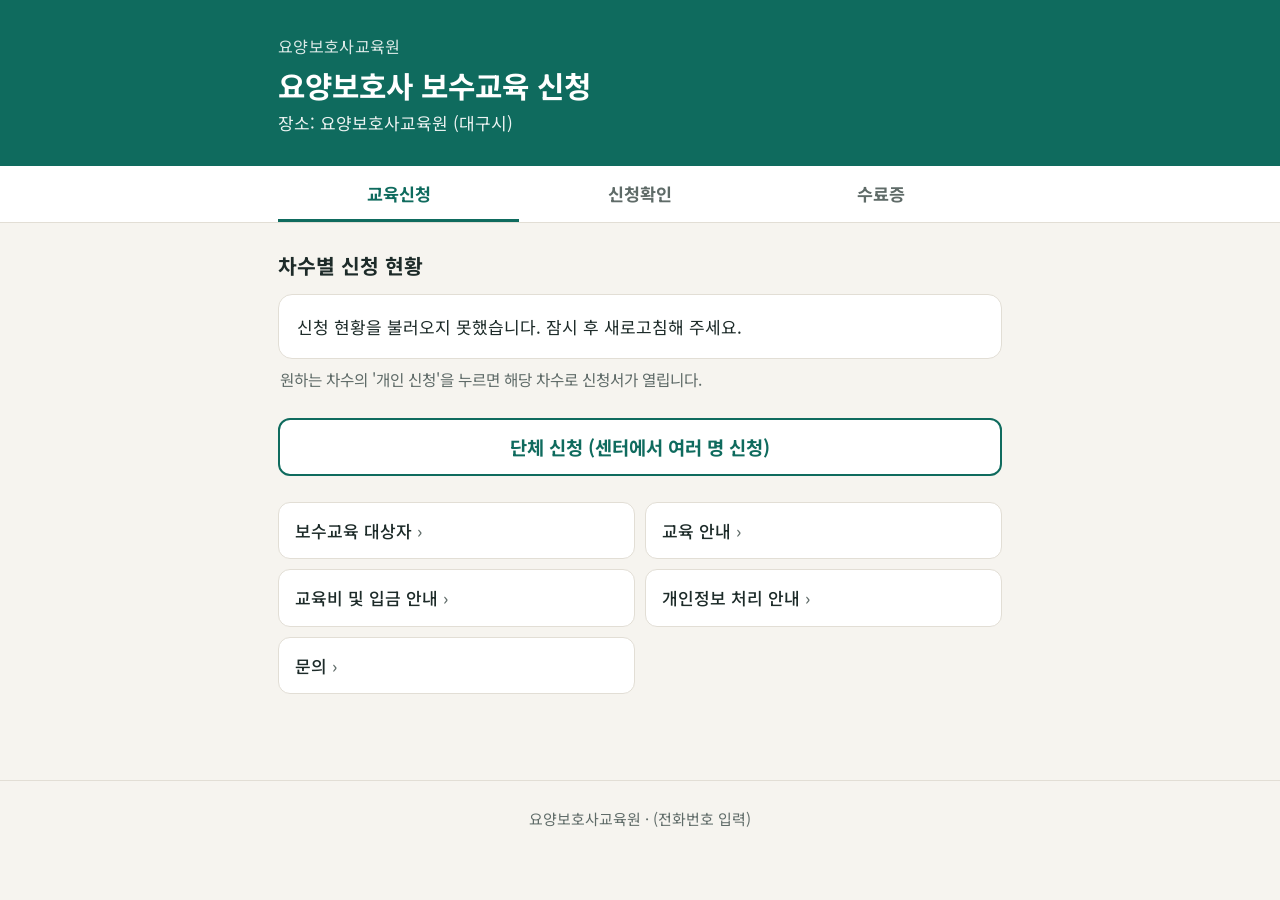
<file: index.html>
<!DOCTYPE html>
<html lang="ko">
<head>
<meta charset="utf-8">
<meta name="viewport" content="width=device-width, initial-scale=1">
<title>요양보호사 보수교육 신청</title>
<link rel="preconnect" href="https://fonts.googleapis.com">
<link rel="stylesheet" href="https://fonts.googleapis.com/css2?family=Noto+Sans+KR:wght@400;500;700&display=swap">
<link rel="stylesheet" href="assets/style.css?v=2611241535">
</head>
<body>
<header class="top">
  <div class="wrap">
    <div class="org" data-site="name"></div>
    <h1>요양보호사 보수교육 신청</h1>
    <div class="place">장소: <span data-site="name"></span> (<span data-site="city"></span>)</div>
  </div>
</header>

<main class="wrap">
  <section>
    <h2>차수별 신청 현황</h2>
    <div class="course-list" id="courses"><div class="card">신청 현황을 불러오는 중입니다...</div></div>
    <p class="note">원하는 차수의 '개인 신청'을 누르면 해당 차수로 신청서가 열립니다.</p>
  </section>

  <section>
    <a class="btn big line" href="group.html">단체 신청 (센터에서 여러 명 신청)</a>
  </section>

  <section>
    <div class="links">
      <a href="target.html">보수교육 대상자</a>
      <a href="guide.html">교육 안내</a>
      <a href="fee.html">교육비 및 입금 안내</a>
      <a href="privacy.html">개인정보 처리 안내</a>
      <a href="contact.html">문의</a>
    </div>
  </section>
</main>

<footer><span data-site="name"></span> · <span data-site="phone"></span></footer>

<script src="assets/config.js?v=2611241535"></script>
<script src="assets/common.js?v=2611241535"></script>
<script>
// 차수별 현황 그리기
BOSU.loadCourses().then(function (res) {
  var box = document.getElementById('courses');
  var list = res.courses.filter(function (c) { return c.status !== '교육종료'; });
  if (!list.length) { box.innerHTML = '<div class="card">현재 모집 중인 차수가 없습니다.</div>'; return; }
  box.innerHTML = list.map(function (c) {
    var pct = c.capacity ? Math.min(100, Math.round(c.applied / c.capacity * 100)) : 0;
    var open = c.status === '모집중';
    // 날짜와 버튼 사이 상태 표시: 신청중 / 마감 (정원마감, 신청마감 모두 '마감')
    var badge = open ? '<span class="badge open">신청중</span>' : '<span class="badge full">마감</span>';
    var act = open
      ? '<a class="btn" href="apply.html?c=' + encodeURIComponent(c.id) + '">개인 신청</a>'
      : '<button class="btn" type="button" disabled title="' + BOSU.esc(c.status) + '">신청 불가</button>';
    return '<div class="course' + (open ? '' : ' closed') + '">' +
      '<div class="ttl">' + BOSU.esc(c.name) + '<span class="date">' + BOSU.krDate(c.date) + '</span></div>' +
      '<div class="st">' + badge + '</div>' +
      '<div class="act">' + act + '</div>' +
      '<div class="meta"><span>신청 ' + c.applied + ' / ' + c.capacity + '명' + (open ? '' : ' · ' + BOSU.esc(c.status)) + '</span>' +
      '<span class="bar"><i style="width:' + pct + '%"></i></span></div>' +
      '</div>';
  }).join('');
}).catch(function () {
  document.getElementById('courses').innerHTML =
    '<div class="card">신청 현황을 불러오지 못했습니다. 잠시 후 새로고침해 주세요.</div>';
});
</script>
</body>
</html>
</file>
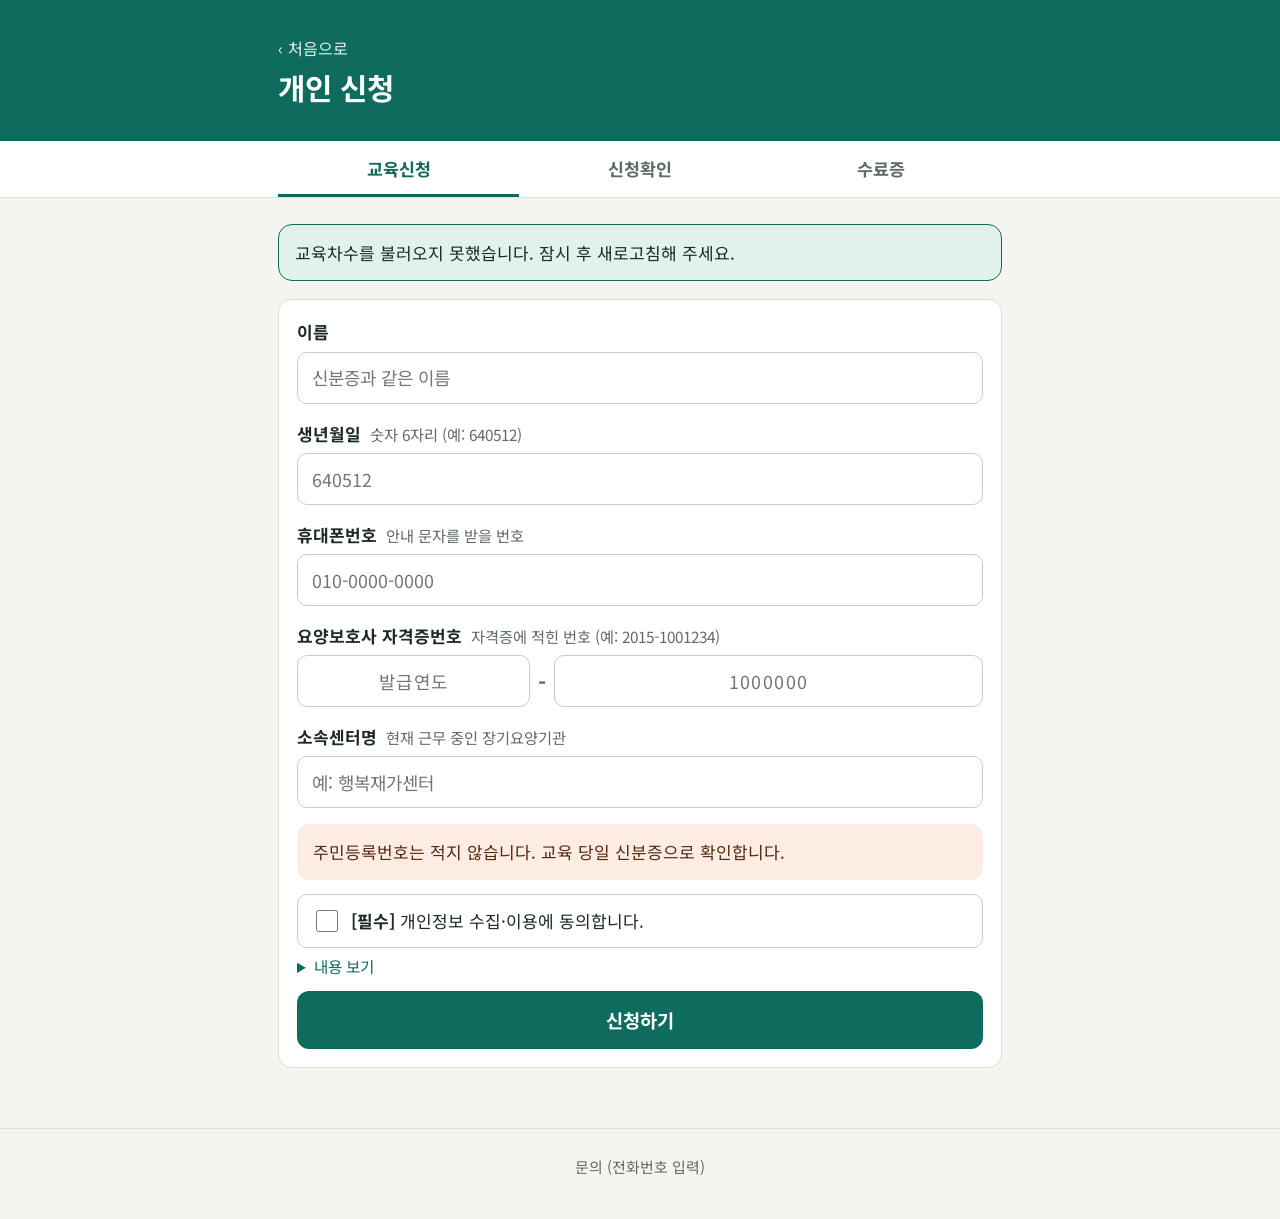
<file: apply.html>
<!DOCTYPE html>
<html lang="ko">
<head>
<meta charset="utf-8">
<meta name="viewport" content="width=device-width, initial-scale=1">
<title>개인 신청 - 요양보호사 보수교육</title>
<link rel="preconnect" href="https://fonts.googleapis.com">
<link rel="stylesheet" href="https://fonts.googleapis.com/css2?family=Noto+Sans+KR:wght@400;500;700&display=swap">
<link rel="stylesheet" href="assets/style.css?v=2611241535">
</head>
<body>
<header class="top">
  <div class="wrap">
    <a class="back" href="index.html">&lsaquo; 처음으로</a>
    <h1>개인 신청</h1>
  </div>
</header>

<main class="wrap">
  <div id="formArea">
    <div id="picked" class="picked">교육차수를 불러오는 중입니다...</div>

    <form id="f" class="card" novalidate>
      <!-- 자동 제출 방지용 숨김 칸 (사람에게는 보이지 않음) -->
      <div class="hp"><label>웹사이트<input type="text" name="website" tabindex="-1" autocomplete="off"></label></div>

      <div class="field" id="courseField" style="display:none">
        <label for="courseId">교육차수</label>
        <select id="courseId"></select>
      </div>

      <div class="field">
        <label for="name">이름</label>
        <input type="text" id="name" autocomplete="name" placeholder="신분증과 같은 이름">
        <div class="err">이름을 입력해 주세요.</div>
      </div>
      <div class="field">
        <label for="birth">생년월일 <span class="hint">숫자 6자리 (예: 640512)</span></label>
        <input type="tel" id="birth" inputmode="numeric" maxlength="6" placeholder="640512">
        <div class="err">생년월일은 숫자 6자리로 입력해 주세요.</div>
      </div>
      <div class="field">
        <label for="phone">휴대폰번호 <span class="hint">안내 문자를 받을 번호</span></label>
        <input type="tel" id="phone" inputmode="numeric" autocomplete="tel" placeholder="010-0000-0000">
        <div class="err">휴대폰번호를 다시 확인해 주세요.</div>
      </div>
      <div class="field">
        <label for="licYear">요양보호사 자격증번호 <span class="hint">자격증에 적힌 번호 (예: 2015-1001234)</span></label>
        <div class="lic">
          <input type="tel" id="licYear" class="y" inputmode="numeric" maxlength="4" placeholder="발급연도" aria-label="자격증번호 앞 4자리(발급연도)">
          <span>-</span>
          <input type="tel" id="licNo" class="n" inputmode="numeric" maxlength="7" placeholder="1000000" aria-label="자격증번호 뒤 7자리">
        </div>
        <div class="err" id="licErr"></div>
      </div>
      <div class="field">
        <label for="center">소속센터명 <span class="hint">현재 근무 중인 장기요양기관</span></label>
        <input type="text" id="center" placeholder="예: 행복재가센터">
        <div class="err">소속센터명을 입력해 주세요.</div>
      </div>

      <div class="box warn">주민등록번호는 적지 않습니다. 교육 당일 신분증으로 확인합니다.</div>

      <label class="check"><input type="checkbox" id="agreeCollect"><span><b>[필수]</b> 개인정보 수집·이용에 동의합니다.</span></label>
      <details>
        <summary>내용 보기</summary>
        <table>
          <tr><th>목적</th><td>수강 신청 접수, 입금 확인, 안내 문자 발송, 수료 처리 및 국민건강보험공단 이수 보고</td></tr>
          <tr><th>항목</th><td>이름, 생년월일(6자리), 휴대폰번호, 요양보호사 자격증번호, 소속센터명</td></tr>
          <tr><th>보유 기간</th><td><span data-site="retention"></span> 보관 후 파기</td></tr>
          <tr><th>보관 위치</th><td>교육원 구글 시트 (Google LLC, 해외 서버 포함). 자세한 내용은 개인정보 처리 안내 참고</td></tr>
          <tr><th>거부 권리</th><td>동의를 거부할 수 있으나, 거부 시 온라인 신청이 불가합니다.</td></tr>
        </table>
      </details>

      <div class="err" id="formErr" style="margin-bottom:10px"></div>
      <button class="btn big" type="submit" id="sendBtn">신청하기</button>
    </form>
  </div>

  <div id="doneArea" class="card done-card" style="display:none"></div>
</main>

<footer>문의 <span data-site="phone"></span></footer>

<script src="assets/config.js?v=2611241535"></script>
<script src="assets/common.js?v=2611241535"></script>
<script>
(function () {
  var openedAt = Date.now();
  var courses = [];
  var chosen = null;
  var $ = function (id) { return document.getElementById(id); };

  // 차수 표시
  function showPicked() {
    var p = $('picked');
    if (!chosen) { p.innerHTML = '신청할 교육차수를 아래에서 선택해 주세요.'; return; }
    p.innerHTML = '<div class="sub">신청 차수</div><b>' + BOSU.esc(chosen.name) + ' · ' + BOSU.krDate(chosen.date) + '</b>' +
      '<div class="sub">' + BOSU.esc(chosen.time) + ' · ' + BOSU.esc(chosen.place) + ' · 잔여 ' + chosen.remain + '석</div>' +
      '<div class="sub" style="margin-top:6px"><a href="index.html">다른 차수 선택</a></div>';
  }

  BOSU.loadCourses().then(function (res) {
    courses = res.courses.filter(function (c) { return c.status === '모집중'; });
    var want = BOSU.param('c');
    chosen = courses.filter(function (c) { return c.id === want; })[0] || null;
    if (!chosen) {
      // 차수가 없거나 마감이면 선택 칸을 보여 줌
      var sel = $('courseId');
      sel.innerHTML = '<option value="">차수를 선택해 주세요</option>' + courses.map(function (c) {
        return '<option value="' + BOSU.esc(c.id) + '">' + BOSU.esc(c.name) + ' ' + BOSU.krDate(c.date) + ' (잔여 ' + c.remain + '석)</option>';
      }).join('');
      $('courseField').style.display = '';
      sel.onchange = function () {
        chosen = courses.filter(function (c) { return c.id === sel.value; })[0] || null;
        showPicked();
      };
      if (want) $('picked').innerHTML = '선택하신 차수는 마감되었습니다. 다른 차수를 선택해 주세요.';
      else showPicked();
      if (!courses.length) $('picked').innerHTML = '현재 신청 가능한 차수가 없습니다.';
    } else {
      showPicked();
    }
  }).catch(function () {
    $('picked').innerHTML = '교육차수를 불러오지 못했습니다. 잠시 후 새로고침해 주세요.';
  });

  $('birth').addEventListener('input', function () {
    this.value = this.value.replace(/\D/g, '').slice(0, 6);
  });
  // 휴대폰 번호 자동 하이픈
  $('phone').addEventListener('input', function () {
    var d = this.value.replace(/\D/g, '').slice(0, 11);
    this.value = d.length > 7 ? d.slice(0, 3) + '-' + d.slice(3, 7) + '-' + d.slice(7)
               : d.length > 3 ? d.slice(0, 3) + '-' + d.slice(3) : d;
  });

  // 생년월일 칸을 벗어나면 바로 검사
  $('birth').addEventListener('blur', function () {
    var el = this;
    setTimeout(function () {
      if (!el.value) return;
      var be = BOSU.birthError(el.value);
      el.parentNode.querySelector('.err').textContent = be;
      mark('birth', !!be);
    }, 250);
  });

  // 자격증번호 입력 도우미
  BOSU.bindLicense($('licYear'), $('licNo'));
  function showLic(lc) {
    var bad = lc.level === 'error';
    $('licYear').classList.toggle('bad', bad);
    $('licNo').classList.toggle('bad', bad);
    $('licErr').textContent = bad ? lc.msg : '';
    $('licErr').classList.toggle('on', bad);
  }
  // 칸을 벗어날 때의 안내문은 잠시 뒤 표시 (버튼을 누르는 도중 화면이 밀려 클릭이 빗나가지 않도록)
  $('licNo').addEventListener('blur', function () {
    var el = this;
    setTimeout(function () {
      if (el.value.length === 7) showLic(BOSU.licenseCheck($('licYear').value, el.value));
    }, 250);
  });
  var licConfirmed = '';   // '확인'을 누른 번호 (같은 번호는 다시 묻지 않음)

  // 칸 검사
  function mark(id, bad) {
    var el = $(id);
    el.classList.toggle('bad', bad);
    var e = el.parentNode.querySelector('.err');
    if (e) e.classList.toggle('on', bad);
    return bad;
  }

  $('f').addEventListener('submit', function (ev) {
    ev.preventDefault();
    var fe = $('formErr');
    fe.classList.remove('on');
    var bad = false;
    bad = mark('name', !$('name').value.trim()) || bad;
    var be = BOSU.birthError($('birth').value);
    $('birth').parentNode.querySelector('.err').textContent = be || '';
    bad = mark('birth', !!be) || bad;
    bad = mark('phone', !/^01\d{8,9}$/.test($('phone').value.replace(/\D/g, ''))) || bad;
    var lc = BOSU.licenseCheck($('licYear').value, $('licNo').value);
    showLic(lc);
    if (lc.level === 'error') bad = true;
    bad = mark('center', !$('center').value.trim()) || bad;
    var msg = '';
    if (!chosen) msg = '교육차수를 선택해 주세요.';
    else if (bad) msg = '빨간색으로 표시된 칸을 확인해 주세요.';
    else if (!$('agreeCollect').checked) msg = '필수 동의 항목에 체크해 주세요.';
    if (msg) {
      fe.textContent = msg; fe.classList.add('on');
      // 뒷자리가 10으로 시작하지 않는 경우 등은 경고창으로 한 번 더 알림
      if (lc.level === 'error' && $('licYear').value && $('licNo').value) {
        BOSU.modal('자격증 번호를 다시 확인해 주세요', BOSU.esc(lc.msg), [{ label: '다시 입력', value: 1 }])
          .then(function () { $('licNo').focus(); $('licNo').select(); });
      }
      return;
    }

    var licStr = $('licYear').value + '-' + $('licNo').value;
    // 10 다음이 0이 아닌 경우(101~109로 시작) 맞는지 확인
    if (lc.level === 'confirm' && licConfirmed !== licStr) {
      BOSU.modal('자격증번호 확인', '<div>입력하신 자격증번호가 맞습니까?</div><div class="lic-show">' + BOSU.esc(licStr) + '</div><div class="note">대부분의 번호는 뒷자리가 100으로 시작합니다.</div>',
        [{ label: '재입력', value: 'retry', line: true }, { label: '확인', value: 'ok' }])
        .then(function (v) {
          if (v === 'ok') { licConfirmed = licStr; $('f').requestSubmit ? $('f').requestSubmit() : $('sendBtn').click(); }
          else { $('licNo').focus(); $('licNo').select(); }
        });
      return;
    }

    // 입금자명은 자동 생성: 이름 + 생년월일 뒤 4자리
    var payer = $('name').value.trim() + $('birth').value.slice(2);
    var btn = $('sendBtn');
    btn.disabled = true; btn.textContent = '신청 접수 중...';
    BOSU.submit({
      type: 'personal',
      courseId: chosen.id,
      name: $('name').value.trim(),
      birth: $('birth').value,
      phone: $('phone').value,
      license: licStr,
      center: $('center').value.trim(),
      payer: payer,
      agreeCollect: true,
      website: document.querySelector('[name=website]').value,
      elapsed: Math.round((Date.now() - openedAt) / 1000)
    }).then(function (r) {
      if (!r.ok) throw new Error(r.message || '신청을 처리하지 못했습니다.');
      var S = window.SITE;
      $('formArea').style.display = 'none';
      var d = $('doneArea');
      d.style.display = '';
      d.innerHTML = '<h2>신청이 접수되었습니다</h2>' +
        '<div>신청번호</div><div class="no">' + BOSU.esc(r.applyNo) + '</div>' +
        '<p>' + BOSU.esc(r.courseName) + ' · ' + BOSU.krDate(r.courseDate) + '</p>' +
        '<div class="box pay" style="text-align:left">' +
        '<b>교육비 입금 안내</b><br>' + BOSU.esc(S.bank) + ' ' + BOSU.esc(S.account) + ' (예금주 ' + BOSU.esc(S.accountHolder) + ')<br>' +
        '금액: ' + BOSU.esc(S.fee) + '원 · 입금자명: <b>' + BOSU.esc(payer) + '</b><br>' +
        '신청 후 ' + S.payDays + '일 이내 입금해 주세요.</div>' +
        '<p class="note">1영업일 이내에 접수 안내 문자를 보내 드립니다. 교육 당일 신분증을 꼭 지참해 주세요.</p>' +
        '<a class="btn line" href="index.html">처음으로</a>';
      window.scrollTo(0, 0);
    }).catch(function (err) {
      fe.textContent = err.message || '신청을 처리하지 못했습니다. 잠시 후 다시 시도해 주세요.';
      fe.classList.add('on');
      btn.disabled = false; btn.textContent = '신청하기';
    });
  });
})();
</script>
</body>
</html>
</file>
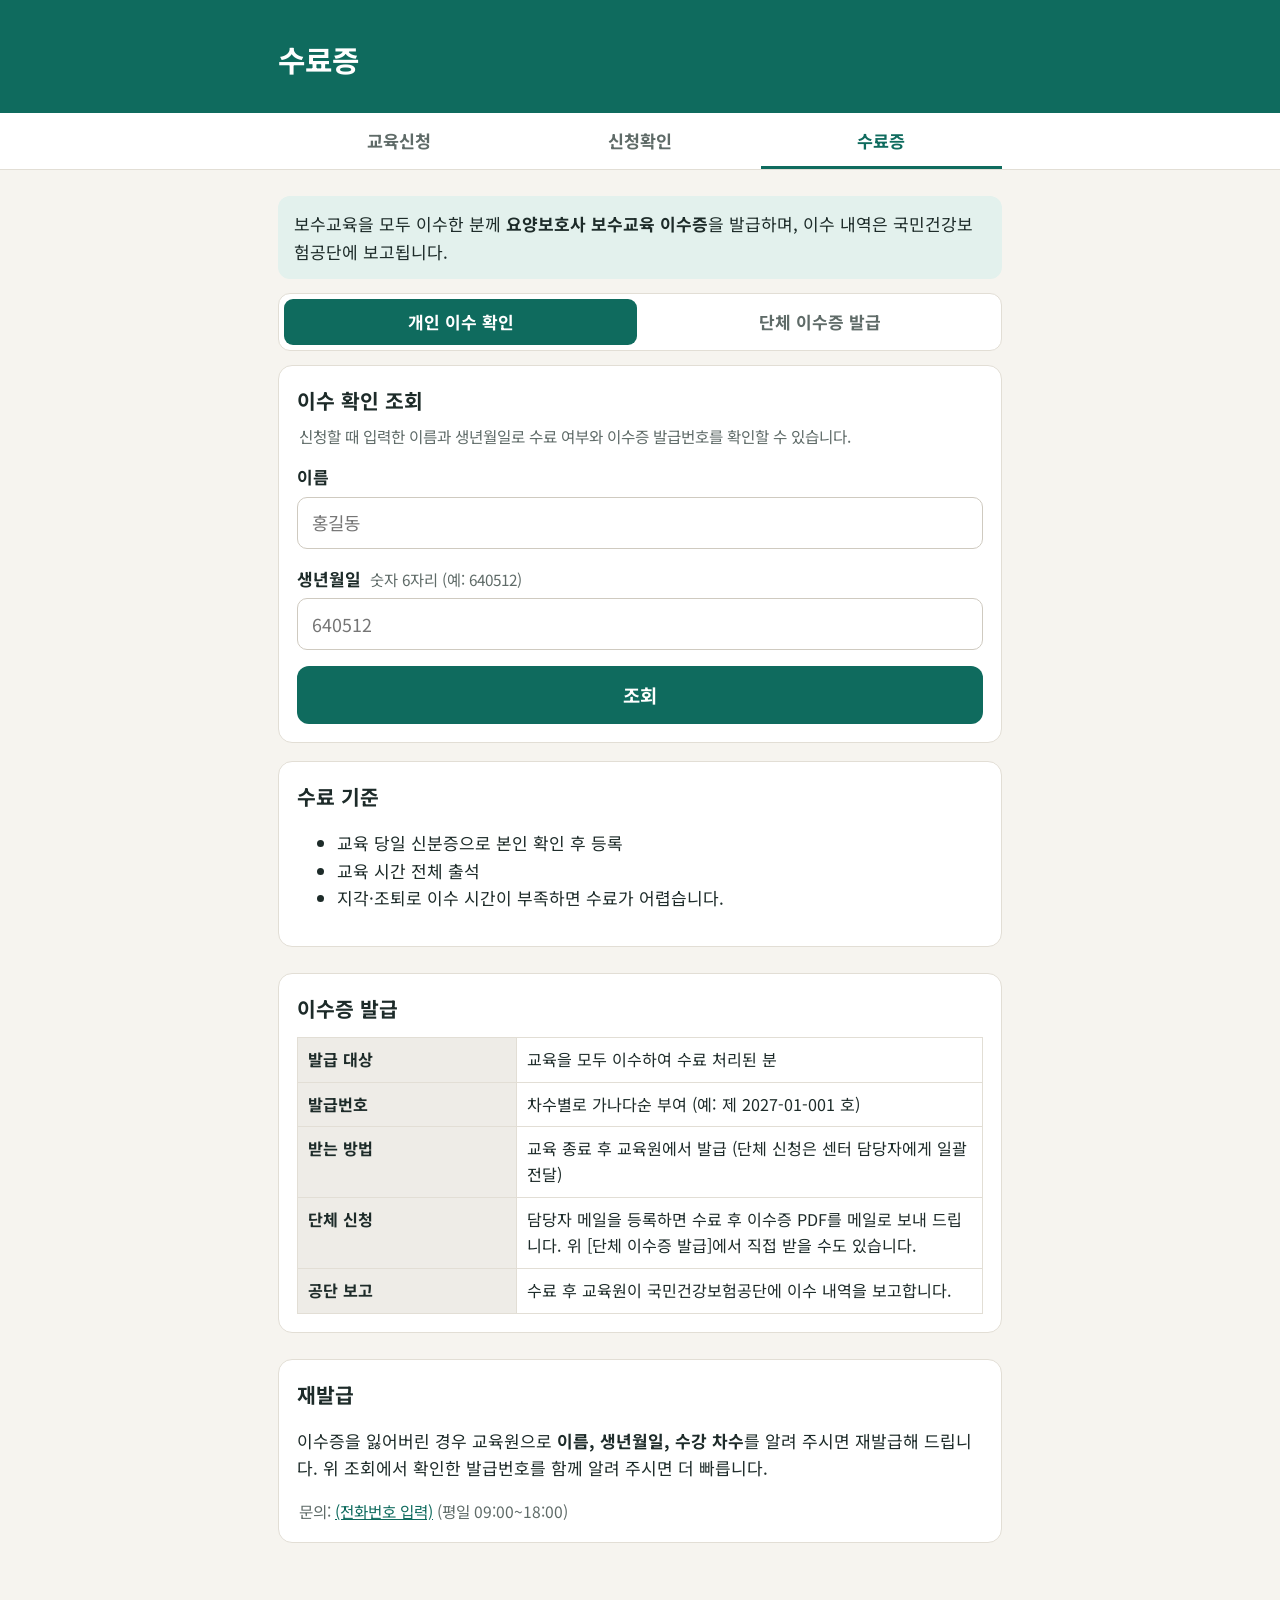
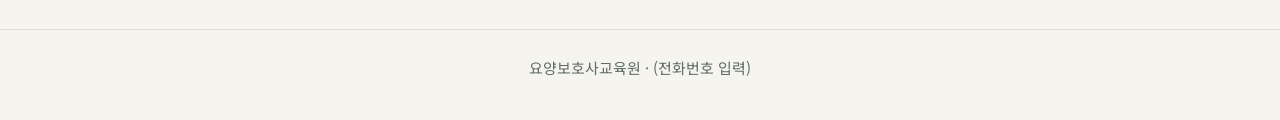
<file: certificate.html>
<!DOCTYPE html>
<html lang="ko">
<head>
<meta charset="utf-8">
<meta name="viewport" content="width=device-width, initial-scale=1">
<title>수료증 - 요양보호사 보수교육</title>
<link rel="preconnect" href="https://fonts.googleapis.com">
<link rel="stylesheet" href="https://fonts.googleapis.com/css2?family=Noto+Sans+KR:wght@400;500;700&display=swap">
<link rel="stylesheet" href="assets/style.css?v=2611241535">
</head>
<body>
<header class="top">
  <div class="wrap">
    <h1>수료증</h1>
  </div>
</header>
<main class="wrap">
<div class="box info">보수교육을 모두 이수한 분께 <b>요양보호사 보수교육 이수증</b>을 발급하며, 이수 내역은 국민건강보험공단에 보고됩니다.</div>

<div class="seg" role="tablist">
  <button type="button" class="on" data-m="p">개인 이수 확인</button>
  <button type="button" data-m="g">단체 이수증 발급</button>
</div>

<form id="gf" class="card" novalidate hidden>
  <h2>단체 이수증 발급</h2>
  <p class="note" style="margin-top:-4px;margin-bottom:14px">단체 신청한 센터 담당자는 기관기호와 담당자 이름으로 수강생 전체의 이수 여부를 확인하고, 이수증 PDF를 등록된 메일로 받을 수 있습니다.</p>
  <div class="field">
    <label for="gorgA">장기요양기관기호 <span class="hint">필수</span></label>
    <div data-org="gorg"></div>
  </div>
  <div class="field">
    <label for="gname">담당자 이름 <span class="hint">필수</span></label>
    <input type="text" id="gname" autocomplete="name">
  </div>
  <div class="field">
    <label for="gmail">담당자 메일 <span class="hint">선택 · 등록된 메일이 없을 때만 새로 등록됩니다</span></label>
    <input type="email" id="gmail" autocomplete="email" placeholder="example@naver.com">
  </div>
  <div class="err" id="gErr" style="margin-bottom:10px"></div>
  <button class="btn big" type="submit" id="gBtn">조회</button>
</form>

<form id="f" class="card" novalidate>
  <h2>이수 확인 조회</h2>
  <p class="note" style="margin-top:-4px;margin-bottom:14px">신청할 때 입력한 이름과 생년월일로 수료 여부와 이수증 발급번호를 확인할 수 있습니다.</p>
  <div class="field">
    <label for="name">이름</label>
    <input type="text" id="name" autocomplete="name" placeholder="홍길동">
  </div>
  <div class="field">
    <label for="birth">생년월일 <span class="hint">숫자 6자리 (예: 640512)</span></label>
    <input type="tel" id="birth" inputmode="numeric" maxlength="6" placeholder="640512">
  </div>
  <div class="err" id="formErr" style="margin-bottom:10px"></div>
  <button class="btn big" type="submit" id="findBtn">조회</button>
</form>

<div id="result" style="margin-top:18px"></div>

<section class="card">
  <h2>수료 기준</h2>
  <ul>
    <li>교육 당일 신분증으로 본인 확인 후 등록</li>
    <li>교육 시간 전체 출석</li>
    <li>지각·조퇴로 이수 시간이 부족하면 수료가 어렵습니다.</li>
  </ul>
</section>
<section class="card">
  <h2>이수증 발급</h2>
  <table>
    <tr><th>발급 대상</th><td>교육을 모두 이수하여 수료 처리된 분</td></tr>
    <tr><th>발급번호</th><td>차수별로 가나다순 부여 (예: 제 2027-01-001 호)</td></tr>
    <tr><th>받는 방법</th><td><span data-site="certHow"></span></td></tr>
    <tr><th>단체 신청</th><td>담당자 메일을 등록하면 수료 후 이수증 PDF를 메일로 보내 드립니다. 위 [단체 이수증 발급]에서 직접 받을 수도 있습니다.</td></tr>
    <tr><th>공단 보고</th><td>수료 후 교육원이 국민건강보험공단에 이수 내역을 보고합니다.</td></tr>
  </table>
</section>
<section class="card">
  <h2>재발급</h2>
  <p>이수증을 잃어버린 경우 교육원으로 <b>이름, 생년월일, 수강 차수</b>를 알려 주시면 재발급해 드립니다. 위 조회에서 확인한 발급번호를 함께 알려 주시면 더 빠릅니다.</p>
  <p class="note">문의: <a id="telLink" href="#"><span data-site="phone"></span></a> (<span data-site="hours"></span>)</p>
</section>
</main>
<script>
document.addEventListener('DOMContentLoaded', function () {
  var S = window.SITE;
  var $ = function (id) { return document.getElementById(id); };
  var tel = String(S.phone || '').replace(/[^\d]/g, '');
  if (tel) $('telLink').href = 'tel:' + tel;
  $('birth').addEventListener('input', function () { this.value = this.value.replace(/\D/g, '').slice(0, 6); });

  // 신청 1건 -> 이수 결과 카드
  function card(it) {
    var head = '<div class="r-head"><div><b>' + BOSU.esc(it.courseName) + '</b> ' + BOSU.krDate(it.date) + '</div></div>';
    var body;
    if (it.status === '수료') {
      body = '<ul class="steps">' +
        '<li class="done"><b>수료</b><span>보수교육을 이수하였습니다.</span></li>' +
        (it.certNo
          ? '<li class="done"><b>이수증 발급</b><span>발급번호 제 ' + BOSU.esc(it.certNo) + ' 호' + (it.certDate ? ' · 발급일 ' + BOSU.esc(it.certDate) : '') + '</span></li>'
          : '<li class="wait"><b>이수증 발급 준비 중</b><span>발급번호가 부여되면 이곳에 표시됩니다.</span></li>') +
        '</ul>';
    } else if (it.status === '취소' || it.status === '환불완료') {
      body = '<ul class="steps"><li class="cancel"><b>수강 취소</b></li></ul>';
    } else {
      body = '<ul class="steps"><li class="wait"><b>수료 전</b><span>교육을 마친 뒤 교육원에서 수료 처리를 하면 표시됩니다.</span></li></ul>';
    }
    return '<section class="card result">' + head + body + '</section>';
  }

  // ----- 개인/단체 전환 -----
  document.querySelectorAll('.seg button').forEach(function (bt) {
    bt.addEventListener('click', function () {
      document.querySelectorAll('.seg button').forEach(function (x) { x.classList.toggle('on', x === bt); });
      var g = bt.getAttribute('data-m') === 'g';
      $('gf').hidden = !g; $('f').hidden = g; $('result').innerHTML = '';
    });
  });
  if (BOSU.param('m') === 'g') document.querySelector('.seg button[data-m=g]').click();

  // ----- 단체 이수증 -----
  document.querySelector('[data-org="gorg"]').outerHTML = BOSU.orgHtml('gorg');
  var GORG = BOSU.bindOrg('gorg', 'gname');
  var LAST = null;   // 마지막 조회 조건
  function gCard(g) {
    var done = g.members.filter(function (m) { return m.status === '수료'; });
    var issued = done.filter(function (m) { return m.certNo; });
    var rows = g.members.map(function (m) {
      var tag, cls = '';
      if (m.status === '수료') { tag = m.certNo ? '발급' : '발급 준비 중'; cls = m.certNo ? 'done' : 'paid'; }
      else if (m.status === '취소' || m.status === '환불완료') { tag = '수강 취소'; cls = 'cancel'; }
      else tag = '수료 전';
      return '<li><div class="mtop"><b>' + BOSU.esc(m.name) + '</b><span class="tag ' + cls + '">' + tag + '</span></div>' +
        (m.certNo ? '<span class="sub">제 ' + BOSU.esc(m.certNo) + ' 호' + (m.mailedAt ? ' · ' + BOSU.esc(m.mailedAt) + ' 메일 발송' : '') + '</span>' : '') + '</li>';
    }).join('');
    var act;
    if (!issued.length) act = '<p class="note">아직 발급된 이수증이 없습니다. 교육 후 수료 처리와 발급번호 부여가 끝나면 받을 수 있습니다.</p>';
    else if (!g.email) act = '<p class="note">등록된 메일이 없습니다. 위 담당자 메일 칸에 주소를 넣고 다시 조회하면 등록됩니다.</p>';
    else act = '<button type="button" class="btn big send" data-g="' + BOSU.esc(g.groupNo) + '">이수증 PDF ' + issued.length + '장 메일로 받기</button>' +
      '<p class="note">' + BOSU.esc(g.email) + ' (등록된 메일)로 보냅니다. 메일 변경은 교육원으로 전화해 주세요.</p>';
    return '<section class="card result">' +
      '<div class="r-head"><div><b>' + BOSU.esc(g.courseName) + '</b> ' + BOSU.krDate(g.date) + '</div>' +
      '<div class="note">' + BOSU.esc(g.center) + ' · 단체번호 ' + BOSU.esc(g.groupNo) + '</div></div>' +
      '<div class="gsum"><span>신청 <b>' + g.members.length + '명</b></span><span>수료 <b>' + done.length + '명</b></span><span>이수증 발급 <b>' + issued.length + '명</b></span></div>' +
      '<ul class="mlist">' + rows + '</ul><div style="margin-top:14px">' + act + '</div></section>';
  }
  $('gf').addEventListener('submit', function (ev) {
    ev.preventDefault();
    var fe = $('gErr'); fe.classList.remove('on');
    var name = $('gname').value.trim(), mail = $('gmail').value.trim();
    var msg = GORG.error() || (!name ? '담당자 이름을 입력해 주세요.' : '') ||
      (mail && !/^[^\s@]+@[^\s@]+\.[^\s@]{2,}$/.test(mail) ? '메일 주소를 확인해 주세요.' : '');
    if (msg) { fe.textContent = msg; fe.classList.add('on'); return; }
    var btn = $('gBtn'); btn.disabled = true; btn.textContent = '조회 중...';
    LAST = { orgCode: GORG.value(), managerName: name };
    BOSU.submit({ action: 'groupLookup', orgCode: LAST.orgCode, managerName: name, email: mail }).then(function (r) {
      if (!r.ok) throw new Error(r.message || '조회하지 못했습니다.');
      var box = $('result');
      box.innerHTML = !r.groups.length
        ? '<div class="card">조회된 단체 신청 내역이 없습니다.<br><span class="note">기관기호와 담당자 이름을 신청할 때와 똑같이 입력했는지 확인해 주세요.</span></div>'
        : (r.note ? '<div class="box info" style="margin-bottom:12px">' + BOSU.esc(r.note) + '</div>' : '') +
          '<h2>단체 이수 내역</h2>' + r.groups.map(gCard).join('');
      box.querySelectorAll('button.send').forEach(function (sb) {
        sb.addEventListener('click', function () {
          sb.disabled = true; var t = sb.textContent; sb.textContent = '이수증을 만들어 보내는 중... (1~2분)';
          BOSU.submit({ action: 'groupCertMail', orgCode: LAST.orgCode, managerName: LAST.managerName, groupNo: sb.getAttribute('data-g') })
            .then(function (x) { BOSU.modal(x.ok ? '메일 발송 완료' : '알림', '<p>' + BOSU.esc(x.message) + '</p>', [{ label: '확인', value: true }]); })
            .catch(function () { BOSU.modal('알림', '<p>보내지 못했습니다. 잠시 후 다시 시도해 주세요.</p>', [{ label: '확인', value: true }]); })
            .then(function () { sb.disabled = false; sb.textContent = t; });
        });
      });
      box.scrollIntoView({ behavior: 'smooth', block: 'start' });
    }).catch(function (err) { fe.textContent = err.message; fe.classList.add('on'); })
      .then(function () { btn.disabled = false; btn.textContent = '조회'; });
  });

  $('f').addEventListener('submit', function (ev) {
    ev.preventDefault();
    var fe = $('formErr'); fe.classList.remove('on');
    var name = $('name').value.trim(), birth = $('birth').value;
    var msg = !name ? '이름을 입력해 주세요.' : BOSU.birthError(birth);
    if (msg) { fe.textContent = msg; fe.classList.add('on'); return; }
    var btn = $('findBtn'); btn.disabled = true; btn.textContent = '조회 중...';
    BOSU.submit({ action: 'lookup', name: name, birth: birth }).then(function (r) {
      if (!r.ok) throw new Error(r.message || '조회하지 못했습니다.');
      var box = $('result');
      box.innerHTML = r.items.length
        ? '<h2>' + BOSU.esc(name) + '님의 이수 내역</h2>' + r.items.map(card).join('')
        : '<div class="card">조회된 내역이 없습니다.<br><span class="note">이름과 생년월일을 다시 확인해 주세요. 그래도 없으면 교육원으로 전화해 주세요.</span></div>';
      box.scrollIntoView({ behavior: 'smooth', block: 'start' });
    }).catch(function (err) {
      fe.textContent = err.message; fe.classList.add('on');
    }).then(function () { btn.disabled = false; btn.textContent = '조회'; });
  });
});
</script>
<footer><span data-site="name"></span> · <span data-site="phone"></span></footer>
<script src="assets/config.js?v=2611241535"></script>
<script src="assets/common.js?v=2611241535"></script>
</body>
</html>
</file>
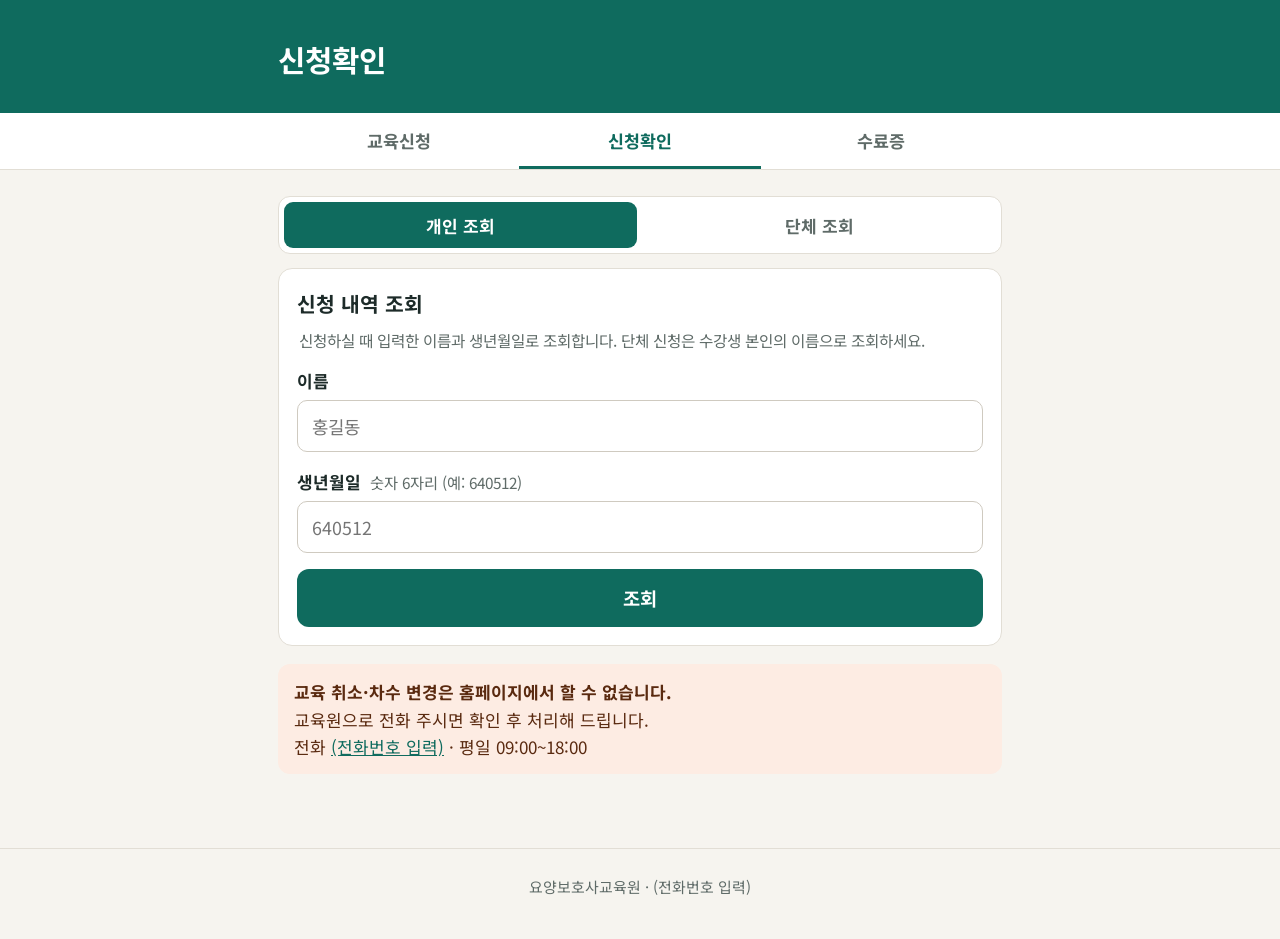
<file: check.html>
<!DOCTYPE html>
<html lang="ko">
<head>
<meta charset="utf-8">
<meta name="viewport" content="width=device-width, initial-scale=1">
<title>신청 확인 - 요양보호사 보수교육</title>
<link rel="preconnect" href="https://fonts.googleapis.com">
<link rel="stylesheet" href="https://fonts.googleapis.com/css2?family=Noto+Sans+KR:wght@400;500;700&display=swap">
<link rel="stylesheet" href="assets/style.css?v=2611241535">
</head>
<body>
<header class="top">
  <div class="wrap">
    <h1>신청확인</h1>
  </div>
</header>
<main class="wrap">
<div class="seg" role="tablist">
  <button type="button" class="on" data-m="p">개인 조회</button>
  <button type="button" data-m="g">단체 조회</button>
</div>

<form id="gf" class="card" novalidate hidden>
  <h2>단체 신청 내역 조회</h2>
  <p class="note" style="margin-top:-4px;margin-bottom:14px">단체 신청 때 입력한 장기요양기관기호와 담당자 이름으로 조회합니다. 수강생별 신청, 교육비 입금, 변경, 취소 내역이 나옵니다.</p>
  <div class="field">
    <label for="gorgA">장기요양기관기호 <span class="hint">필수</span></label>
    <div data-org="gorg"></div>
  </div>
  <div class="field">
    <label for="gname">담당자 이름 <span class="hint">필수</span></label>
    <input type="text" id="gname" autocomplete="name">
  </div>
  <div class="field">
    <label for="gmail">담당자 메일 <span class="hint">선택 · 입력하시면 수료 후 이수증 PDF를 메일로 보내 드립니다</span></label>
    <input type="email" id="gmail" autocomplete="email" placeholder="example@naver.com">
  </div>
  <div class="err" id="gErr" style="margin-bottom:10px"></div>
  <button class="btn big" type="submit" id="gBtn">단체 조회</button>
</form>

<form id="f" class="card" novalidate>
  <h2>신청 내역 조회</h2>
  <p class="note" style="margin-top:-4px;margin-bottom:14px">신청하실 때 입력한 이름과 생년월일로 조회합니다. 단체 신청은 수강생 본인의 이름으로 조회하세요.</p>
  <div class="field">
    <label for="name">이름</label>
    <input type="text" id="name" autocomplete="name" placeholder="홍길동">
  </div>
  <div class="field">
    <label for="birth">생년월일 <span class="hint">숫자 6자리 (예: 640512)</span></label>
    <input type="tel" id="birth" inputmode="numeric" maxlength="6" placeholder="640512">
  </div>
  <div class="err" id="formErr" style="margin-bottom:10px"></div>
  <button class="btn big" type="submit" id="findBtn">조회</button>
</form>

<div id="result" style="margin-top:18px"></div>

<div class="box warn" style="margin-top:18px">
  <b>교육 취소·차수 변경은 홈페이지에서 할 수 없습니다.</b><br>
  교육원으로 전화 주시면 확인 후 처리해 드립니다.<br>
  전화 <a id="telLink" href="#"><span data-site="phone"></span></a> · <span data-site="hours"></span>
</div>
</main>
<script>
document.addEventListener('DOMContentLoaded', function () {
  var S = window.SITE;
  var $ = function (id) { return document.getElementById(id); };
  var tel = String(S.phone || '').replace(/[^\d]/g, '');
  if (tel) $('telLink').href = 'tel:' + tel;

  $('birth').addEventListener('input', function () { this.value = this.value.replace(/\D/g, '').slice(0, 6); });

  // 진행상태 -> 화면 표시 단계
  var PAID = ['입금확인', '확정', '수료'];
  function stepHtml(cls, title, sub) {
    return '<li class="' + cls + '"><b>' + title + '</b>' + (sub ? '<span>' + sub + '</span>' : '') + '</li>';
  }
  function card(it, name, birth) {
    var steps = '';
    var cancelled = it.status === '취소' || it.status === '환불완료';
    steps += stepHtml('done', '신청완료', BOSU.esc(it.appliedAt) + ' 접수');
    if (cancelled) {
      steps += stepHtml('cancel', it.status === '환불완료' ? '수강취소 및 환불완료' : '수강취소 (환불 처리 중)', '');
    } else if (PAID.indexOf(it.status) >= 0) {
      var amt = it.paidAmount ? Number(it.paidAmount).toLocaleString('ko-KR') + '원' : '';
      steps += stepHtml('done', '교육비 납부완료', [it.paidAt ? BOSU.esc(it.paidAt) + ' 입금 확인' : '', amt].filter(Boolean).join(' · '));
      if (it.status === '수료') steps += stepHtml('done', '교육 수료', it.certNo ? '이수증 제 ' + BOSU.esc(it.certNo) + ' 호' : '');
    } else {
      var payer = it.type === '단체' ? '센터명' : BOSU.esc(name + birth.slice(2));
      steps += stepHtml('wait', '교육비 납부 대기',
        BOSU.esc(S.bank) + ' ' + BOSU.esc(S.account) + ' (예금주 ' + BOSU.esc(S.accountHolder) + ')<br>' +
        '교육비 ' + BOSU.esc(S.fee) + '원 · 입금자명 ' + payer);
    }
    return '<section class="card result' + (cancelled ? ' is-cancel' : '') + '">' +
      '<div class="r-head"><div><b>' + BOSU.esc(it.courseName) + '</b> ' + BOSU.krDate(it.date) + '</div>' +
      '<div class="note">' + [BOSU.esc(it.time), BOSU.esc(it.place)].filter(Boolean).join(' · ') + '</div>' +
      '<div class="note">신청번호 ' + BOSU.esc(it.applyNo) + ' · ' + BOSU.esc(it.type) + ' 신청</div></div>' +
      '<ul class="steps">' + steps + '</ul>' +
      (it.change ? '<p class="note chg" style="color:#8f4317">변경 내역: ' + BOSU.esc(it.change) + '</p>' : '') + '</section>';
  }

  // ----- 개인/단체 전환 -----
  document.querySelectorAll('.seg button').forEach(function (bt) {
    bt.addEventListener('click', function () {
      document.querySelectorAll('.seg button').forEach(function (x) { x.classList.toggle('on', x === bt); });
      var g = bt.getAttribute('data-m') === 'g';
      $('gf').hidden = !g; $('f').hidden = g; $('result').innerHTML = '';
    });
  });
  if (BOSU.param('m') === 'g') document.querySelector('.seg button[data-m=g]').click();

  // ----- 단체 조회 -----
  document.querySelector('[data-org="gorg"]').outerHTML = BOSU.orgHtml('gorg');
  var GORG = BOSU.bindOrg('gorg', 'gname');
  function money(v) { return v ? Number(v).toLocaleString('ko-KR') + '원' : ''; }
  function memberRow(m) {
    var cls = '', st = m.status;
    if (st === '수료') cls = 'done';
    else if (st === '입금확인' || st === '확정') cls = 'paid';
    else if (st === '취소' || st === '환불완료') cls = 'cancel';
    var lines = [];
    if (cls === 'paid' || cls === 'done') lines.push('입금 ' + [m.paidAt, money(m.paidAmount)].filter(Boolean).join(' · ') + (m.paidAt || m.paidAmount ? '' : '확인'));
    if (cls === '') lines.push('교육비 입금 대기');
    if (m.change) lines.push('<span class="chg">변경: ' + BOSU.esc(m.change) + '</span>');
    if (cls === 'cancel') lines.push(st === '환불완료' ? '취소 및 환불 완료' : '취소됨 · 환불 처리 중');
    if (m.certNo) lines.push('이수증 제 ' + BOSU.esc(m.certNo) + ' 호');
    return '<li><div class="mtop"><b>' + BOSU.esc(m.name) + '</b><span class="tag ' + cls + '">' + BOSU.esc(BOSU.statusLabel(st)) + '</span></div>' +
      lines.map(function (l) { return '<span class="sub">' + l + '</span>'; }).join('') + '</li>';
  }
  function groupCard(g) {
    var c = { all: g.members.length, paid: 0, cancel: 0, change: 0 };
    g.members.forEach(function (m) {
      if (['입금확인', '확정', '수료'].indexOf(m.status) >= 0) c.paid++;
      if (m.status === '취소' || m.status === '환불완료') c.cancel++;
      if (m.change) c.change++;
    });
    return '<section class="card result">' +
      '<div class="r-head"><div><b>' + BOSU.esc(g.courseName) + '</b> ' + BOSU.krDate(g.date) + '</div>' +
      '<div class="note">' + BOSU.esc(g.center) + ' · 단체번호 ' + BOSU.esc(g.groupNo) + ' · ' + BOSU.esc(g.appliedAt) + ' 접수</div>' +
      (g.email ? '<div class="note">이수증 받을 메일: ' + BOSU.esc(g.email) + '</div>' : '') + '</div>' +
      '<div class="gsum"><span>신청 <b>' + c.all + '명</b></span><span>입금 확인 <b>' + c.paid + '명</b></span>' +
      '<span>변경 <b>' + c.change + '명</b></span><span>취소 <b>' + c.cancel + '명</b></span></div>' +
      '<ul class="mlist">' + g.members.map(memberRow).join('') + '</ul></section>';
  }
  $('gf').addEventListener('submit', function (ev) {
    ev.preventDefault();
    var fe = $('gErr'); fe.classList.remove('on');
    var name = $('gname').value.trim(), mail = $('gmail').value.trim();
    var msg = GORG.error() || (!name ? '담당자 이름을 입력해 주세요.' : '') ||
      (mail && !/^[^\s@]+@[^\s@]+\.[^\s@]{2,}$/.test(mail) ? '메일 주소를 확인해 주세요.' : '');
    if (msg) { fe.textContent = msg; fe.classList.add('on'); return; }
    var btn = $('gBtn'); btn.disabled = true; btn.textContent = '조회 중...';
    BOSU.submit({ action: 'groupLookup', orgCode: GORG.value(), managerName: name, email: mail }).then(function (r) {
      if (!r.ok) throw new Error(r.message || '조회하지 못했습니다.');
      var box = $('result');
      box.innerHTML = !r.groups.length
        ? '<div class="card">조회된 단체 신청 내역이 없습니다.<br><span class="note">기관기호와 담당자 이름을 신청할 때와 똑같이 입력했는지 확인해 주세요.</span></div>'
        : (r.note ? '<div class="box info" style="margin-bottom:12px">' + BOSU.esc(r.note) + '</div>' : '') +
          '<h2>단체 신청 내역 (' + r.groups.length + '건)</h2>' + r.groups.map(groupCard).join('');
      box.scrollIntoView({ behavior: 'smooth', block: 'start' });
    }).catch(function (err) { fe.textContent = err.message; fe.classList.add('on'); })
      .then(function () { btn.disabled = false; btn.textContent = '단체 조회'; });
  });

  // 개인 조회: 변경 내역이 있으면 표시
  $('f').addEventListener('submit', function (ev) {
    ev.preventDefault();
    var fe = $('formErr'); fe.classList.remove('on');
    var name = $('name').value.trim(), birth = $('birth').value;
    var msg = !name ? '이름을 입력해 주세요.' : BOSU.birthError(birth);
    if (msg) { fe.textContent = msg; fe.classList.add('on'); return; }
    var btn = $('findBtn'); btn.disabled = true; btn.textContent = '조회 중...';
    BOSU.submit({ action: 'lookup', name: name, birth: birth }).then(function (r) {
      if (!r.ok) throw new Error(r.message || '조회하지 못했습니다.');
      var box = $('result');
      if (!r.items.length) {
        box.innerHTML = '<div class="card">조회된 신청 내역이 없습니다.<br><span class="note">이름과 생년월일을 다시 확인해 주세요. 그래도 없으면 교육원으로 전화해 주세요.</span></div>';
      } else {
        box.innerHTML = '<h2>' + BOSU.esc(name) + '님의 신청 내역 (' + r.items.length + '건)</h2>' +
          r.items.map(function (it) { return card(it, name, birth); }).join('');
      }
      box.scrollIntoView({ behavior: 'smooth', block: 'start' });
    }).catch(function (err) {
      fe.textContent = err.message; fe.classList.add('on');
    }).then(function () { btn.disabled = false; btn.textContent = '조회'; });
  });
});
</script>
<footer><span data-site="name"></span> · <span data-site="phone"></span></footer>
<script src="assets/config.js?v=2611241535"></script>
<script src="assets/common.js?v=2611241535"></script>
</body>
</html>
</file>
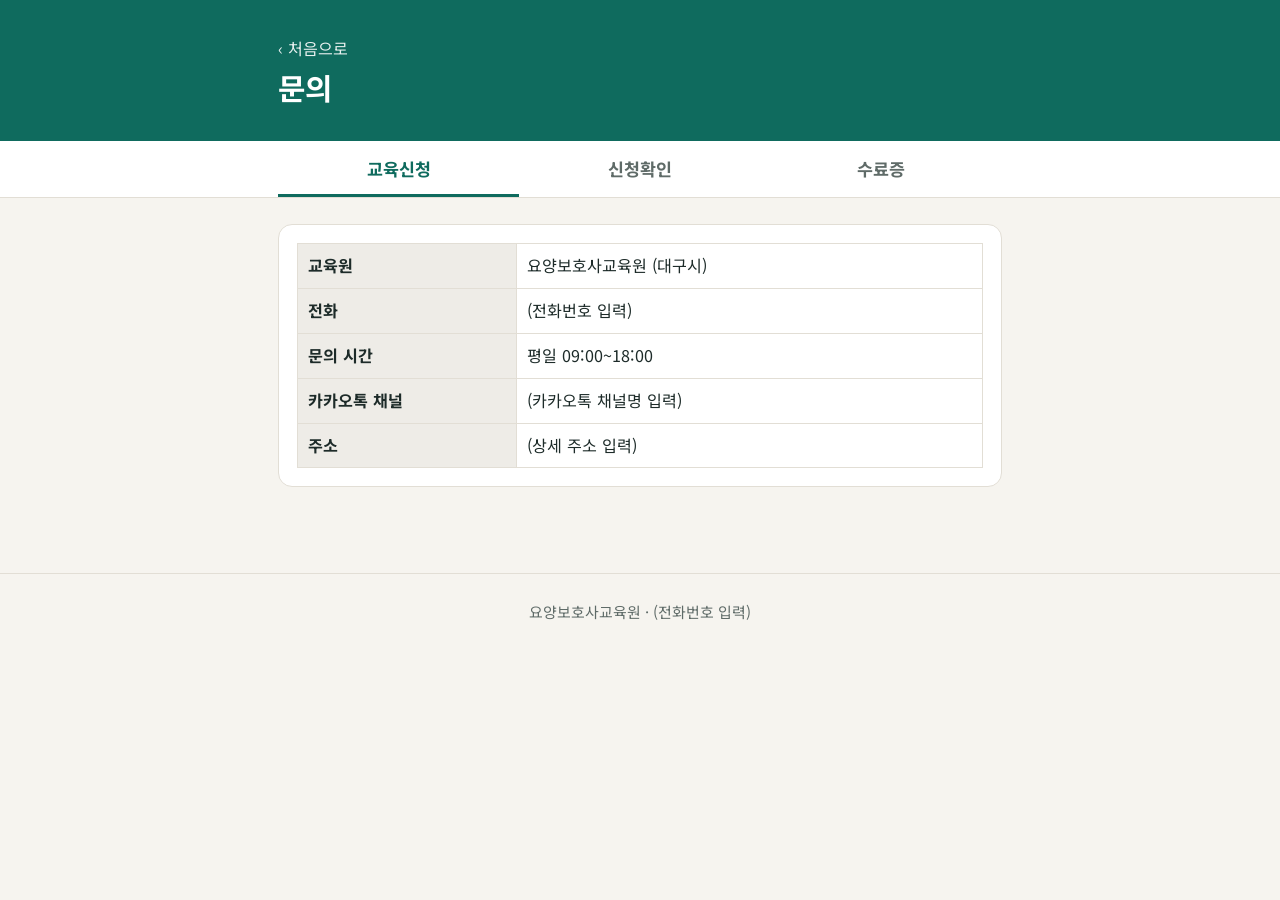
<file: contact.html>
<!DOCTYPE html>
<html lang="ko">
<head>
<meta charset="utf-8">
<meta name="viewport" content="width=device-width, initial-scale=1">
<title>문의 - 요양보호사 보수교육</title>
<link rel="preconnect" href="https://fonts.googleapis.com">
<link rel="stylesheet" href="https://fonts.googleapis.com/css2?family=Noto+Sans+KR:wght@400;500;700&display=swap">
<link rel="stylesheet" href="assets/style.css?v=2611241535">
</head>
<body>
<header class="top">
  <div class="wrap">
    <a class="back" href="index.html">&lsaquo; 처음으로</a>
    <h1>문의</h1>
  </div>
</header>
<main class="wrap">
<section class="card">
  <table>
    <tr><th>교육원</th><td><span data-site="name"></span> (<span data-site="city"></span>)</td></tr>
    <tr><th>전화</th><td><span data-site="phone"></span></td></tr>
    <tr><th>문의 시간</th><td><span data-site="hours"></span></td></tr>
    <tr><th>카카오톡 채널</th><td><span data-site="kakao"></span></td></tr>
    <tr><th>주소</th><td><span data-site="address"></span></td></tr>
  </table>
</section>
</main>
<footer><span data-site="name"></span> · <span data-site="phone"></span></footer>
<script src="assets/config.js?v=2611241535"></script>
<script src="assets/common.js?v=2611241535"></script>
</body>
</html>
</file>
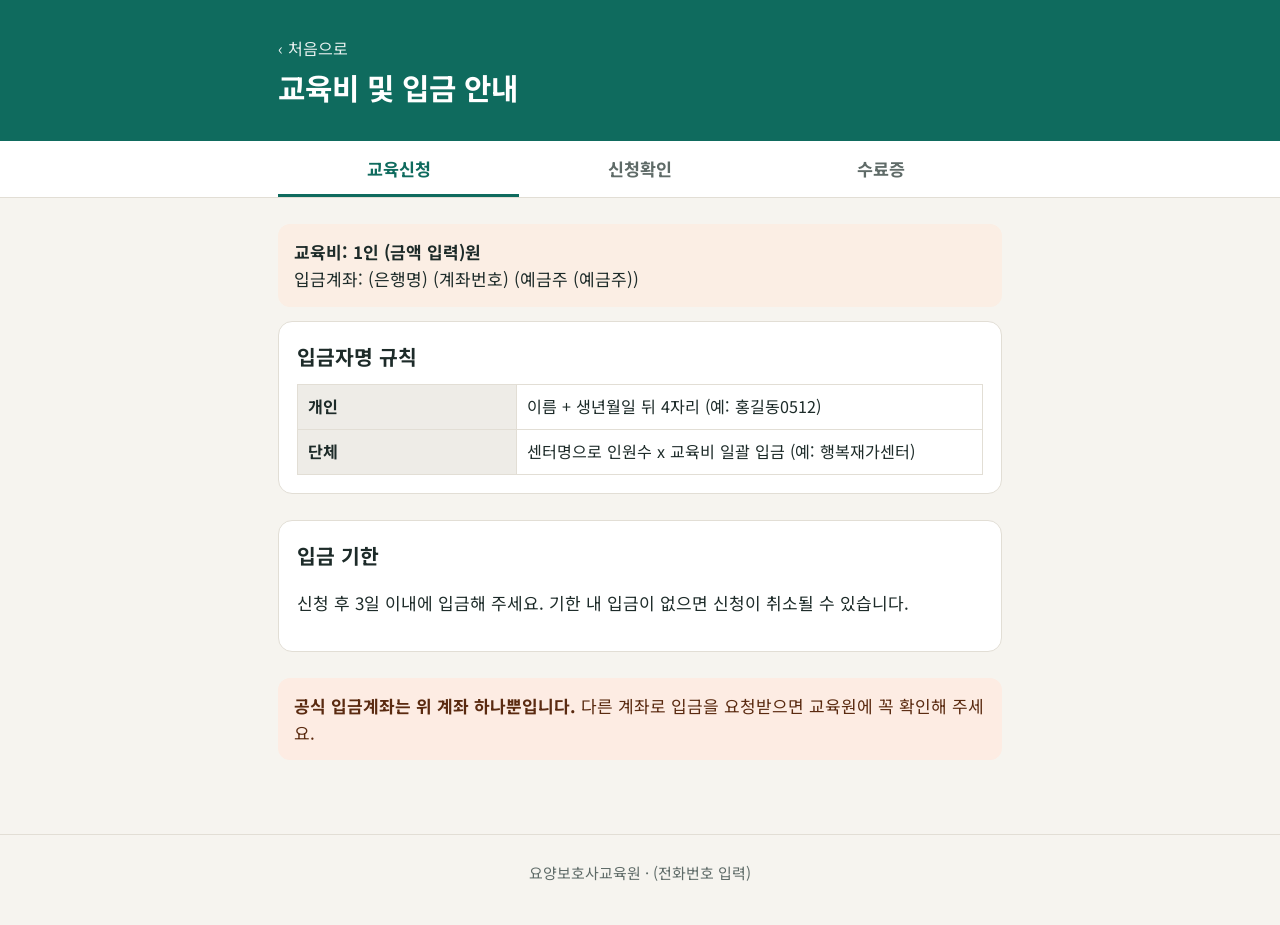
<file: fee.html>
<!DOCTYPE html>
<html lang="ko">
<head>
<meta charset="utf-8">
<meta name="viewport" content="width=device-width, initial-scale=1">
<title>교육비 및 입금 안내 - 요양보호사 보수교육</title>
<link rel="preconnect" href="https://fonts.googleapis.com">
<link rel="stylesheet" href="https://fonts.googleapis.com/css2?family=Noto+Sans+KR:wght@400;500;700&display=swap">
<link rel="stylesheet" href="assets/style.css?v=2611241535">
</head>
<body>
<header class="top">
  <div class="wrap">
    <a class="back" href="index.html">&lsaquo; 처음으로</a>
    <h1>교육비 및 입금 안내</h1>
  </div>
</header>
<main class="wrap">
<div class="box pay"><b>교육비: 1인 <span data-site="fee"></span>원</b><br>
입금계좌: <span data-site="bank"></span> <span data-site="account"></span> (예금주 <span data-site="accountHolder"></span>)</div>
<section class="card">
  <h2>입금자명 규칙</h2>
  <table>
    <tr><th>개인</th><td>이름 + 생년월일 뒤 4자리 (예: 홍길동0512)</td></tr>
    <tr><th>단체</th><td>센터명으로 인원수 x 교육비 일괄 입금 (예: 행복재가센터)</td></tr>
  </table>
</section>
<section class="card">
  <h2>입금 기한</h2>
  <p>신청 후 <span data-site="payDays"></span>일 이내에 입금해 주세요. 기한 내 입금이 없으면 신청이 취소될 수 있습니다.</p>
</section>
<div class="box warn"><b>공식 입금계좌는 위 계좌 하나뿐입니다.</b> 다른 계좌로 입금을 요청받으면 교육원에 꼭 확인해 주세요.</div>
</main>
<footer><span data-site="name"></span> · <span data-site="phone"></span></footer>
<script src="assets/config.js?v=2611241535"></script>
<script src="assets/common.js?v=2611241535"></script>
</body>
</html>
</file>
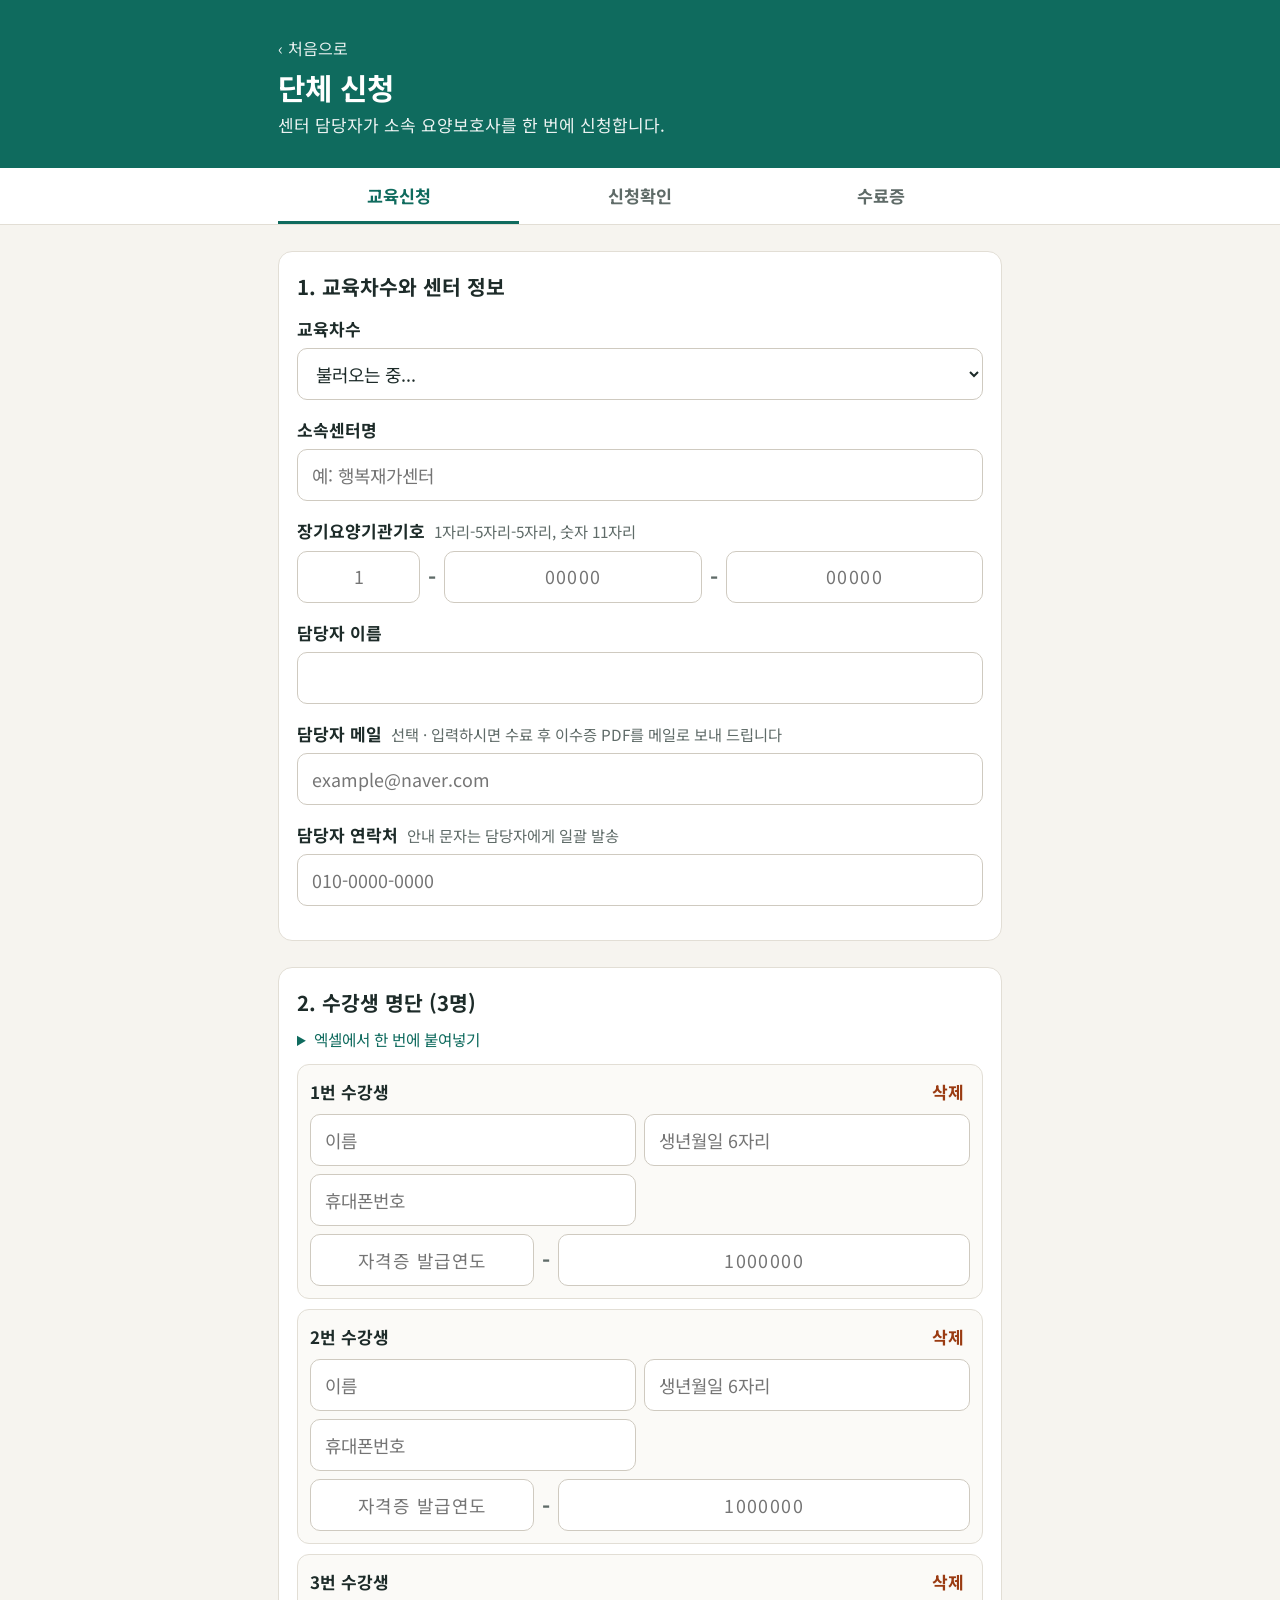
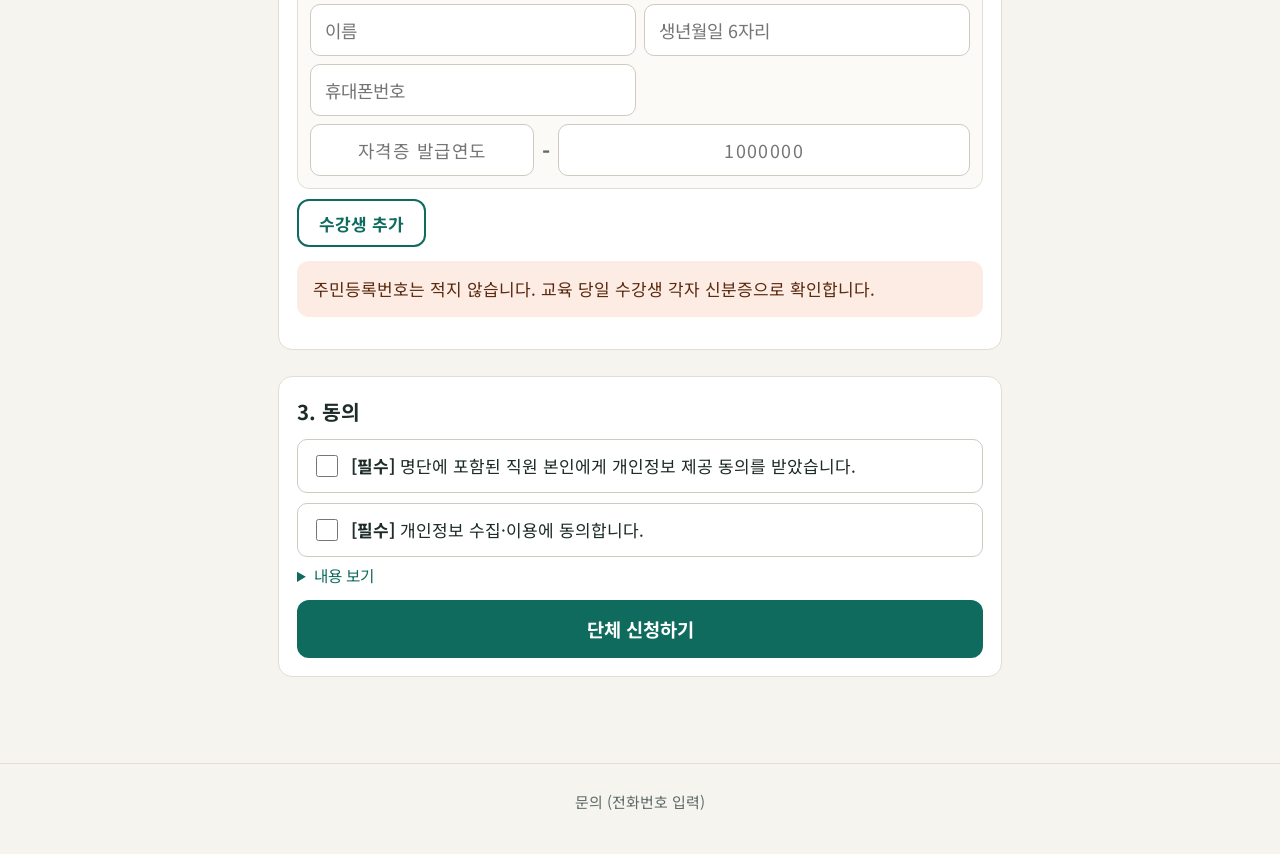
<file: group.html>
<!DOCTYPE html>
<html lang="ko">
<head>
<meta charset="utf-8">
<meta name="viewport" content="width=device-width, initial-scale=1">
<title>단체 신청 - 요양보호사 보수교육</title>
<link rel="preconnect" href="https://fonts.googleapis.com">
<link rel="stylesheet" href="https://fonts.googleapis.com/css2?family=Noto+Sans+KR:wght@400;500;700&display=swap">
<link rel="stylesheet" href="assets/style.css?v=2611241535">
</head>
<body>
<header class="top">
  <div class="wrap">
    <a class="back" href="index.html">&lsaquo; 처음으로</a>
    <h1>단체 신청</h1>
    <div class="place">센터 담당자가 소속 요양보호사를 한 번에 신청합니다.</div>
  </div>
</header>

<main class="wrap">
  <form id="f" novalidate>
    <div class="hp"><label>웹사이트<input type="text" name="website" tabindex="-1" autocomplete="off"></label></div>

    <section class="card">
      <h2>1. 교육차수와 센터 정보</h2>
      <div class="field">
        <label for="courseId">교육차수</label>
        <select id="courseId"><option value="">불러오는 중...</option></select>
      </div>
      <div class="field">
        <label for="center">소속센터명</label>
        <input type="text" id="center" placeholder="예: 행복재가센터">
      </div>
      <div class="field">
        <label for="orgA">장기요양기관기호 <span class="hint">1자리-5자리-5자리, 숫자 11자리</span></label>
        <div data-org="org"></div>
      </div>
      <div class="field">
        <label for="managerName">담당자 이름</label>
        <input type="text" id="managerName">
      </div>
      <div class="field">
        <label for="managerEmail">담당자 메일 <span class="hint">선택 · 입력하시면 수료 후 이수증 PDF를 메일로 보내 드립니다</span></label>
        <input type="email" id="managerEmail" autocomplete="email" placeholder="example@naver.com">
      </div>
      <div class="field">
        <label for="managerPhone">담당자 연락처 <span class="hint">안내 문자는 담당자에게 일괄 발송</span></label>
        <input type="tel" id="managerPhone" inputmode="numeric" placeholder="010-0000-0000">
      </div>
    </section>

    <section class="card">
      <h2>2. 수강생 명단 <span class="hint" id="countText"></span></h2>
      <details>
        <summary>엑셀에서 한 번에 붙여넣기</summary>
        <p class="note">엑셀에서 <b>이름, 생년월일(6자리), 휴대폰번호, 요양보호사 자격증번호(예: 2015-1001234)</b> 4개 열을 순서대로 복사해 아래에 붙여넣고 '명단에 추가'를 누르세요.</p>
        <textarea id="paste" placeholder="홍길동	640512	010-0000-0000	자격증번호"></textarea>
        <button type="button" class="btn line" id="pasteBtn" style="margin-top:8px">명단에 추가</button>
      </details>
      <div id="members"></div>
      <button type="button" class="btn line" id="addBtn">수강생 추가</button>
      <div class="box warn" style="margin-top:14px">주민등록번호는 적지 않습니다. 교육 당일 수강생 각자 신분증으로 확인합니다.</div>
    </section>

    <section class="card">
      <h2>3. 동의</h2>
      <label class="check"><input type="checkbox" id="agreeStaff"><span><b>[필수]</b> 명단에 포함된 직원 본인에게 개인정보 제공 동의를 받았습니다.</span></label>
      <label class="check"><input type="checkbox" id="agreeCollect"><span><b>[필수]</b> 개인정보 수집·이용에 동의합니다.</span></label>
      <details>
        <summary>내용 보기</summary>
        <table>
          <tr><th>목적</th><td>수강 신청 접수, 입금 확인, 안내 문자 발송, 수료 처리 및 국민건강보험공단 이수 보고</td></tr>
          <tr><th>항목</th><td>담당자 이름·연락처·메일(선택), 소속센터명·장기요양기관기호, 수강생 이름·생년월일(6자리)·휴대폰번호·요양보호사 자격증번호</td></tr>
          <tr><th>보유 기간</th><td><span data-site="retention"></span> 보관 후 파기</td></tr>
          <tr><th>보관 위치</th><td>교육원 구글 시트 (Google LLC, 해외 서버 포함). 자세한 내용은 개인정보 처리 안내 참고</td></tr>
          <tr><th>거부 권리</th><td>동의를 거부할 수 있으나, 거부 시 온라인 신청이 불가합니다.</td></tr>
        </table>
      </details>
      <div class="err" id="formErr" style="margin-bottom:10px"></div>
      <button class="btn big" type="submit" id="sendBtn">단체 신청하기</button>
    </section>
  </form>

  <div id="doneArea" class="card done-card" style="display:none"></div>
</main>

<footer>문의 <span data-site="phone"></span></footer>

<script src="assets/config.js?v=2611241535"></script>
<script src="assets/common.js?v=2611241535"></script>
<script>
(function () {
  var openedAt = Date.now();
  var $ = function (id) { return document.getElementById(id); };
  var courses = [];
  var licConfirmed = '';   // '확인'을 누른 번호 묶음

  BOSU.loadCourses().then(function (res) {
    courses = res.courses.filter(function (c) { return c.status === '모집중'; });
    var sel = $('courseId');
    sel.innerHTML = '<option value="">차수를 선택해 주세요</option>' + courses.map(function (c) {
      return '<option value="' + BOSU.esc(c.id) + '">' + BOSU.esc(c.name) + ' ' + BOSU.krDate(c.date) + ' (잔여 ' + c.remain + '석)</option>';
    }).join('');
    var want = BOSU.param('c');
    if (want) sel.value = want;
    updateCount();
  });

  // 수강생 한 줄 추가
  function addMember(v) {
    v = v || {};
    var box = document.createElement('div');
    box.className = 'member';
    box.innerHTML =
      '<div class="head"><span class="idx"></span><button type="button" class="del">삭제</button></div>' +
      '<div class="row">' +
      '<input type="text" class="m-name" placeholder="이름">' +
      '<input type="tel" class="m-birth" inputmode="numeric" maxlength="6" placeholder="생년월일 6자리">' +
      '<input type="tel" class="m-phone" inputmode="numeric" placeholder="휴대폰번호">' +
      '<div class="lic"><input type="tel" class="y m-licY" inputmode="numeric" maxlength="4" placeholder="자격증 발급연도"><span>-</span>' +
      '<input type="tel" class="n m-licN" inputmode="numeric" maxlength="7" placeholder="1000000"></div>' +
      '</div>';
    box.querySelector('.m-name').value = v.name || '';
    box.querySelector('.m-birth').value = (v.birth || '').replace(/\D/g, '').slice(0, 6);
    box.querySelector('.m-phone').value = v.phone || '';
    var lp = BOSU.licenseSplit(v.license);
    box.querySelector('.m-licY').value = (lp[0] || '').slice(0, 4);
    box.querySelector('.m-licN').value = (lp[1] || '').slice(0, 7);
    BOSU.bindLicense(box.querySelector('.m-licY'), box.querySelector('.m-licN'));
    box.querySelector('.m-licN').addEventListener('blur', function () {
      var lc = this.value.length === 7 ? BOSU.licenseCheck(box.querySelector('.m-licY').value, this.value) : { level: 'ok' };
      this.classList.toggle('bad', lc.level === 'error');
      this.title = lc.level === 'error' ? lc.msg : '';
    });
    box.querySelector('.m-birth').addEventListener('input', function () { this.value = this.value.replace(/\D/g, '').slice(0, 6); });
    box.querySelector('.m-birth').addEventListener('blur', function () {
      var be = this.value ? BOSU.birthError(this.value) : '';
      this.classList.toggle('bad', !!be);
      this.title = be;
    });
    box.querySelector('.del').onclick = function () { box.remove(); renumber(); };
    $('members').appendChild(box);
    renumber();
  }
  function renumber() {
    var list = $('members').querySelectorAll('.member');
    list.forEach(function (m, i) { m.querySelector('.idx').textContent = (i + 1) + '번 수강생'; });
    updateCount();
  }
  function updateCount() {
    var n = $('members').querySelectorAll('.member').length;
    var c = courses.filter(function (x) { return x.id === $('courseId').value; })[0];
    $('countText').textContent = '(' + n + '명' + (c ? ' / 잔여 ' + c.remain + '석' : '') + ')';
  }
  $('courseId').addEventListener('change', updateCount);
  $('addBtn').onclick = function () { addMember(); };
  for (var i = 0; i < 3; i++) addMember();

  // 엑셀 붙여넣기: 탭 또는 쉼표로 구분된 4개 열
  $('pasteBtn').onclick = function () {
    var lines = $('paste').value.split(/\r?\n/).map(function (l) { return l.trim(); }).filter(Boolean);
    if (!lines.length) return;
    // 비어 있는 줄은 먼저 지움
    $('members').querySelectorAll('.member').forEach(function (m) {
      var empty = !m.querySelector('.m-name').value && !m.querySelector('.m-birth').value;
      if (empty) m.remove();
    });
    lines.forEach(function (l) {
      var c = l.split(/\t|,/).map(function (s) { return s.trim(); });
      if (c[0] === '성명' || c[0] === '이름') return; // 머리글 줄 건너뜀
      addMember({ name: c[0], birth: c[1], phone: c[2], license: c[3] });
    });
    $('paste').value = '';
    renumber();
  };



  // 장기요양기관기호 입력칸
  document.querySelector('[data-org="org"]').outerHTML = BOSU.orgHtml('org');
  var ORG = BOSU.bindOrg('org', 'managerName');

  $('f').addEventListener('submit', function (ev) {
    ev.preventDefault();
    var fe = $('formErr');
    fe.classList.remove('on');
    function fail(m) { fe.textContent = m; fe.classList.add('on'); }

    var courseId = $('courseId').value;
    if (!courseId) return fail('교육차수를 선택해 주세요.');
    if (!$('center').value.trim()) return fail('소속센터명을 입력해 주세요.');
    var orgMsg = ORG.error();
    if (orgMsg) { ORG.focus(); return fail(orgMsg); }
    var em = $('managerEmail').value.trim();
    if (em && !/^[^\s@]+@[^\s@]+\.[^\s@]{2,}$/.test(em)) return fail('담당자 메일 주소를 확인해 주세요.');
    if (!$('managerName').value.trim()) return fail('담당자 이름을 입력해 주세요.');
    if (!/^0\d{8,10}$/.test($('managerPhone').value.replace(/\D/g, ''))) return fail('담당자 연락처를 확인해 주세요.');

    var members = [];
    var toConfirm = [];   // 뒷자리가 101~109로 시작해 확인이 필요한 번호
    var rows = $('members').querySelectorAll('.member');
    for (var i = 0; i < rows.length; i++) {
      var r = rows[i];
      var m = {
        name: r.querySelector('.m-name').value.trim(),
        birth: r.querySelector('.m-birth').value.trim(),
        phone: r.querySelector('.m-phone').value.trim(),
        licY: r.querySelector('.m-licY').value.trim(),
        licN: r.querySelector('.m-licN').value.trim()
      };
      if (!m.name && !m.birth && !m.phone && !m.licY && !m.licN) continue; // 빈 줄
      var label = (i + 1) + '번 수강생: ';
      if (!m.name) return fail(label + '이름을 입력해 주세요.');
      var be = BOSU.birthError(m.birth);
      if (be) return fail(label + be);
      if (!/^01\d{8,9}$/.test(m.phone.replace(/\D/g, ''))) return fail(label + '휴대폰번호를 확인해 주세요.');
      var lc = BOSU.licenseCheck(m.licY, m.licN);
      if (lc.level === 'error') {
        fail(label + lc.msg);
        var nEl = r.querySelector('.m-licN');
        nEl.classList.add('bad');
        BOSU.modal('자격증 번호를 다시 확인해 주세요', BOSU.esc(label + lc.msg), [{ label: '다시 입력', value: 1 }])
          .then(function () { nEl.focus(); nEl.select(); });
        return;
      }
      m.license = m.licY + '-' + m.licN;
      if (lc.level === 'confirm') toConfirm.push({ label: (i + 1) + '번 ' + m.name, lic: m.license, el: r.querySelector('.m-licN') });
      delete m.licY; delete m.licN;
      members.push(m);
    }
    if (!members.length) return fail('수강생을 1명 이상 입력해 주세요.');
    var c = courses.filter(function (x) { return x.id === courseId; })[0];
    if (c && members.length > c.remain) return fail('잔여석(' + c.remain + '석)보다 인원이 많습니다.');
    if (!$('agreeStaff').checked || !$('agreeCollect').checked) {
      return fail('필수 동의 항목에 모두 체크해 주세요.');
    }

    // 10 다음이 0이 아닌 번호가 있으면 맞는지 한 번에 확인
    var confirmKey = toConfirm.map(function (x) { return x.lic; }).join(',');
    if (toConfirm.length && licConfirmed !== confirmKey) {
      var list = toConfirm.map(function (x) {
        return '<div class="lic-show">' + BOSU.esc(x.label) + ' : ' + BOSU.esc(x.lic) + '</div>';
      }).join('');
      BOSU.modal('자격증번호 확인', '<div>아래 자격증번호가 맞습니까?</div>' + list + '<div class="note">대부분의 번호는 뒷자리가 100으로 시작합니다.</div>',
        [{ label: '재입력', value: 'retry', line: true }, { label: '확인', value: 'ok' }])
        .then(function (v) {
          if (v === 'ok') { licConfirmed = confirmKey; $('f').requestSubmit ? $('f').requestSubmit() : $('sendBtn').click(); }
          else { toConfirm[0].el.focus(); toConfirm[0].el.select(); }
        });
      return;
    }

    var btn = $('sendBtn');
    btn.disabled = true; btn.textContent = '신청 접수 중...';
    BOSU.submit({
      type: 'group',
      courseId: courseId,
      center: $('center').value.trim(),
      orgCode: ORG.value(),
      managerEmail: $('managerEmail').value.trim(),
      managerName: $('managerName').value.trim(),
      managerPhone: $('managerPhone').value,
      payer: $('center').value.trim(),
      members: members,
      agreeStaff: true, agreeCollect: true,
      website: document.querySelector('[name=website]').value,
      elapsed: Math.round((Date.now() - openedAt) / 1000)
    }).then(function (r) {
      if (!r.ok) throw new Error(r.message || '신청을 처리하지 못했습니다.');
      var S = window.SITE;
      $('f').style.display = 'none';
      var d = $('doneArea');
      d.style.display = '';
      d.innerHTML = '<h2>단체 신청이 접수되었습니다</h2>' +
        '<div>단체 신청번호</div><div class="no">' + BOSU.esc(r.applyNo) + '</div>' +
        '<p>' + BOSU.esc(r.courseName) + ' · ' + BOSU.krDate(r.courseDate) + ' · ' + r.count + '명</p>' +
        '<div class="box pay" style="text-align:left">' +
        '<b>교육비 입금 안내</b><br>' + BOSU.esc(S.bank) + ' ' + BOSU.esc(S.account) + ' (예금주 ' + BOSU.esc(S.accountHolder) + ')<br>' +
        '금액: ' + BOSU.esc(S.fee) + '원 x ' + r.count + '명 · 입금자명: <b>' + BOSU.esc($('center').value.trim()) + '</b><br>' +
        '신청 후 ' + S.payDays + '일 이내 입금해 주세요.</div>' +
        '<p class="note">담당자 연락처로 접수 안내 문자를 보내 드립니다. 수강생 각자 교육 당일 신분증을 지참해 주세요.</p>' +
        '<a class="btn line" href="index.html">처음으로</a>';
      window.scrollTo(0, 0);
    }).catch(function (err) {
      fail(err.message || '신청을 처리하지 못했습니다. 잠시 후 다시 시도해 주세요.');
      btn.disabled = false; btn.textContent = '단체 신청하기';
    });
  });
})();
</script>
</body>
</html>
</file>
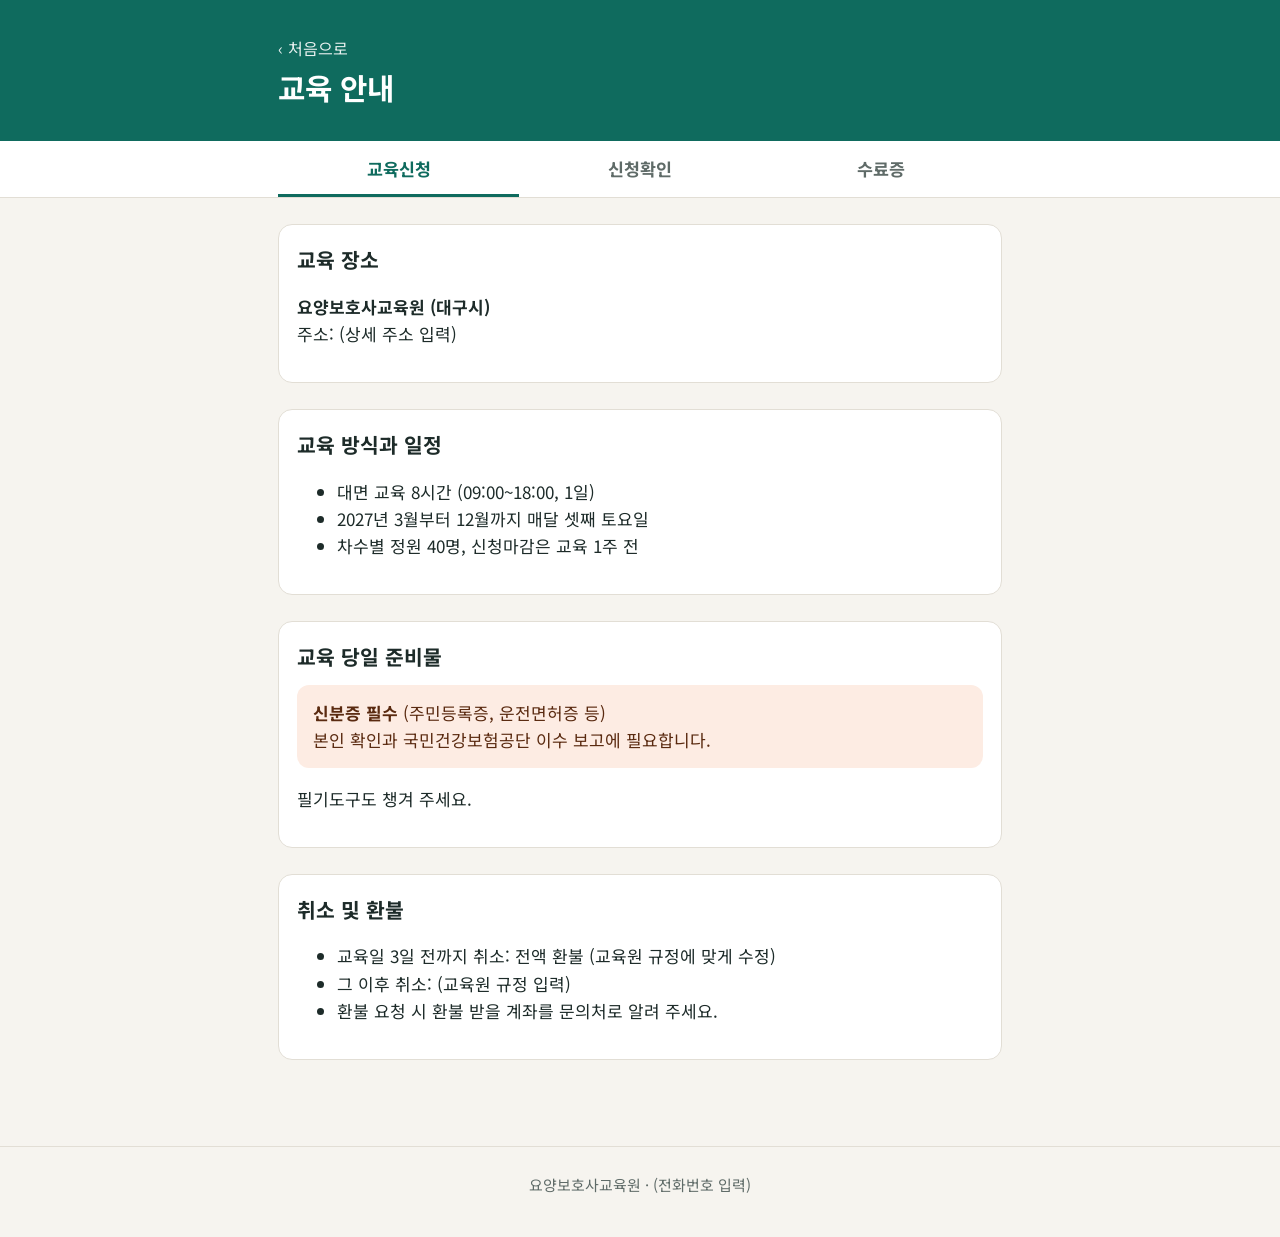
<file: guide.html>
<!DOCTYPE html>
<html lang="ko">
<head>
<meta charset="utf-8">
<meta name="viewport" content="width=device-width, initial-scale=1">
<title>교육 안내 - 요양보호사 보수교육</title>
<link rel="preconnect" href="https://fonts.googleapis.com">
<link rel="stylesheet" href="https://fonts.googleapis.com/css2?family=Noto+Sans+KR:wght@400;500;700&display=swap">
<link rel="stylesheet" href="assets/style.css?v=2611241535">
</head>
<body>
<header class="top">
  <div class="wrap">
    <a class="back" href="index.html">&lsaquo; 처음으로</a>
    <h1>교육 안내</h1>
  </div>
</header>
<main class="wrap">
<section class="card">
  <h2>교육 장소</h2>
  <p><b><span data-site="name"></span> (<span data-site="city"></span>)</b><br>주소: <span data-site="address"></span></p>
</section>
<section class="card">
  <h2>교육 방식과 일정</h2>
  <ul>
    <li>대면 교육 8시간 (09:00~18:00, 1일)</li>
    <li>2027년 3월부터 12월까지 매달 셋째 토요일</li>
    <li>차수별 정원 40명, 신청마감은 교육 1주 전</li>
  </ul>
</section>
<section class="card">
  <h2>교육 당일 준비물</h2>
  <div class="box warn"><b>신분증 필수</b> (주민등록증, 운전면허증 등)<br>본인 확인과 국민건강보험공단 이수 보고에 필요합니다.</div>
  <p>필기도구도 챙겨 주세요.</p>
</section>
<section class="card">
  <h2>취소 및 환불</h2>
  <ul>
    <li>교육일 3일 전까지 취소: 전액 환불 (교육원 규정에 맞게 수정)</li>
    <li>그 이후 취소: (교육원 규정 입력)</li>
    <li>환불 요청 시 환불 받을 계좌를 문의처로 알려 주세요.</li>
  </ul>
</section>
</main>
<footer><span data-site="name"></span> · <span data-site="phone"></span></footer>
<script src="assets/config.js?v=2611241535"></script>
<script src="assets/common.js?v=2611241535"></script>
</body>
</html>
</file>
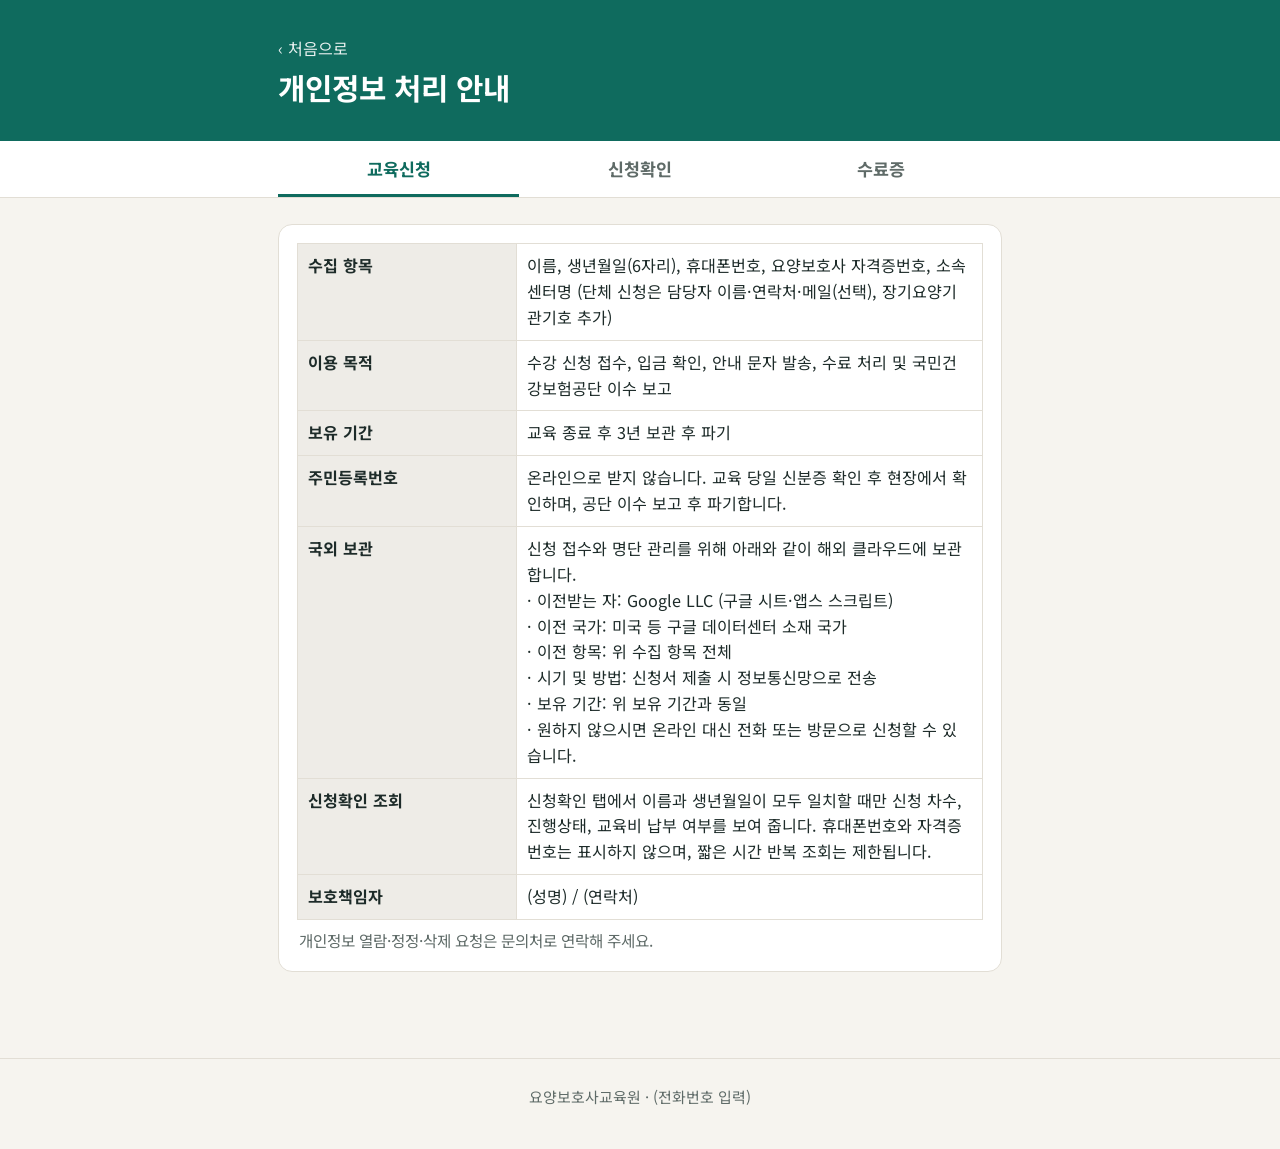
<file: privacy.html>
<!DOCTYPE html>
<html lang="ko">
<head>
<meta charset="utf-8">
<meta name="viewport" content="width=device-width, initial-scale=1">
<title>개인정보 처리 안내 - 요양보호사 보수교육</title>
<link rel="preconnect" href="https://fonts.googleapis.com">
<link rel="stylesheet" href="https://fonts.googleapis.com/css2?family=Noto+Sans+KR:wght@400;500;700&display=swap">
<link rel="stylesheet" href="assets/style.css?v=2611241535">
</head>
<body>
<header class="top">
  <div class="wrap">
    <a class="back" href="index.html">&lsaquo; 처음으로</a>
    <h1>개인정보 처리 안내</h1>
  </div>
</header>
<main class="wrap">
<section class="card">
  <table>
    <tr><th>수집 항목</th><td>이름, 생년월일(6자리), 휴대폰번호, 요양보호사 자격증번호, 소속센터명 (단체 신청은 담당자 이름·연락처·메일(선택), 장기요양기관기호 추가)</td></tr>
    <tr><th>이용 목적</th><td>수강 신청 접수, 입금 확인, 안내 문자 발송, 수료 처리 및 국민건강보험공단 이수 보고</td></tr>
    <tr><th>보유 기간</th><td><span data-site="retention"></span> 보관 후 파기</td></tr>
    <tr><th>주민등록번호</th><td>온라인으로 받지 않습니다. 교육 당일 신분증 확인 후 현장에서 확인하며, 공단 이수 보고 후 파기합니다.</td></tr>
    <tr><th>국외 보관</th><td>신청 접수와 명단 관리를 위해 아래와 같이 해외 클라우드에 보관합니다.<br>· 이전받는 자: Google LLC (구글 시트·앱스 스크립트)<br>· 이전 국가: 미국 등 구글 데이터센터 소재 국가<br>· 이전 항목: 위 수집 항목 전체<br>· 시기 및 방법: 신청서 제출 시 정보통신망으로 전송<br>· 보유 기간: 위 보유 기간과 동일<br>· 원하지 않으시면 온라인 대신 전화 또는 방문으로 신청할 수 있습니다.</td></tr>
    <tr><th>신청확인 조회</th><td>신청확인 탭에서 이름과 생년월일이 모두 일치할 때만 신청 차수, 진행상태, 교육비 납부 여부를 보여 줍니다. 휴대폰번호와 자격증번호는 표시하지 않으며, 짧은 시간 반복 조회는 제한됩니다.</td></tr>
    <tr><th>보호책임자</th><td><span data-site="privacyOfficer"></span></td></tr>
  </table>
  <p class="note">개인정보 열람·정정·삭제 요청은 문의처로 연락해 주세요.</p>
</section>
</main>
<footer><span data-site="name"></span> · <span data-site="phone"></span></footer>
<script src="assets/config.js?v=2611241535"></script>
<script src="assets/common.js?v=2611241535"></script>
</body>
</html>
</file>
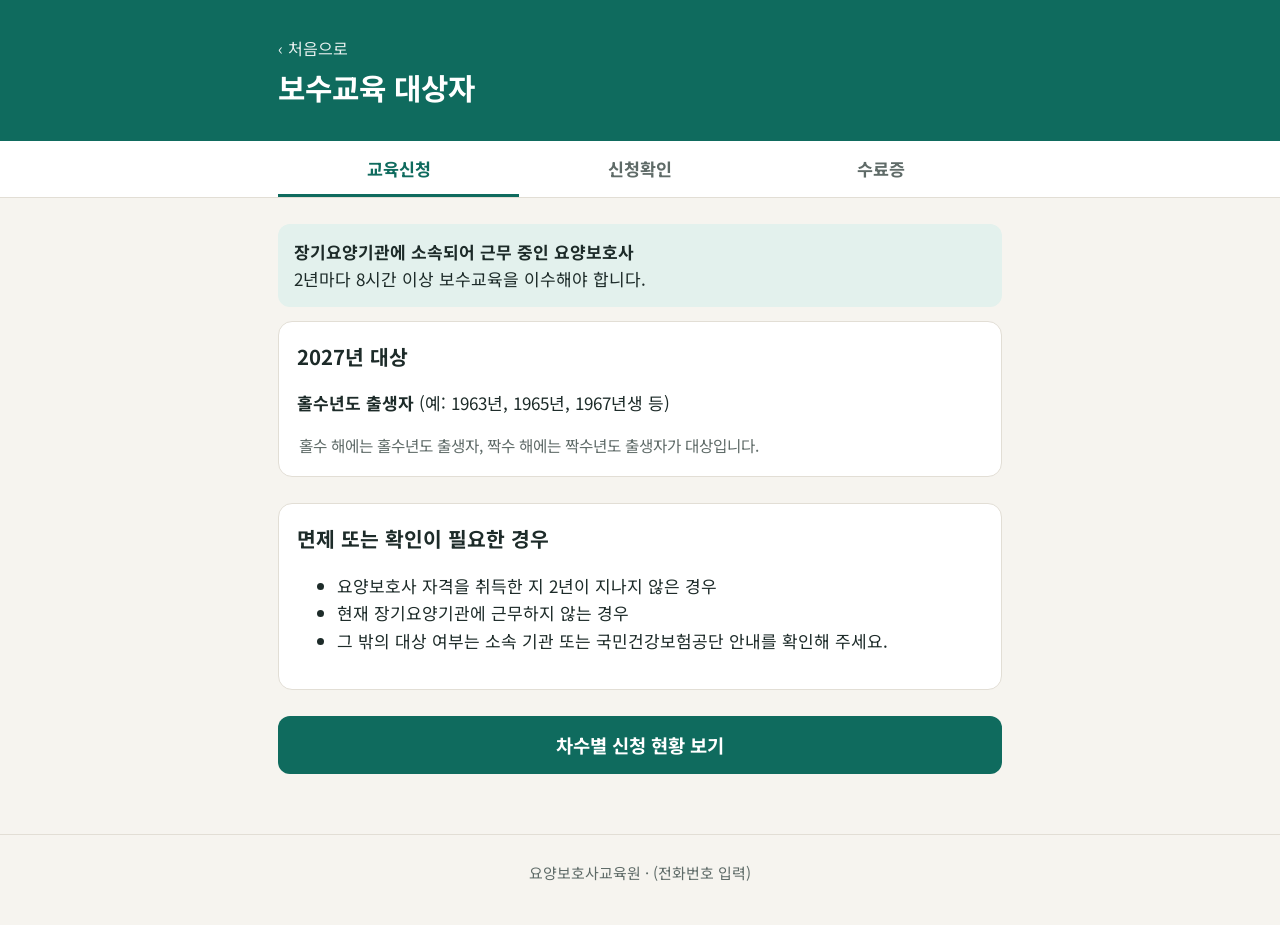
<file: target.html>
<!DOCTYPE html>
<html lang="ko">
<head>
<meta charset="utf-8">
<meta name="viewport" content="width=device-width, initial-scale=1">
<title>보수교육 대상자 - 요양보호사 보수교육</title>
<link rel="preconnect" href="https://fonts.googleapis.com">
<link rel="stylesheet" href="https://fonts.googleapis.com/css2?family=Noto+Sans+KR:wght@400;500;700&display=swap">
<link rel="stylesheet" href="assets/style.css?v=2611241535">
</head>
<body>
<header class="top">
  <div class="wrap">
    <a class="back" href="index.html">&lsaquo; 처음으로</a>
    <h1>보수교육 대상자</h1>
  </div>
</header>
<main class="wrap">
<div class="box info"><b>장기요양기관에 소속되어 근무 중인 요양보호사</b><br>2년마다 8시간 이상 보수교육을 이수해야 합니다.</div>
<section class="card">
  <h2>2027년 대상</h2>
  <p><b>홀수년도 출생자</b> (예: 1963년, 1965년, 1967년생 등)</p>
  <p class="note">홀수 해에는 홀수년도 출생자, 짝수 해에는 짝수년도 출생자가 대상입니다.</p>
</section>
<section class="card">
  <h2>면제 또는 확인이 필요한 경우</h2>
  <ul>
    <li>요양보호사 자격을 취득한 지 2년이 지나지 않은 경우</li>
    <li>현재 장기요양기관에 근무하지 않는 경우</li>
    <li>그 밖의 대상 여부는 소속 기관 또는 국민건강보험공단 안내를 확인해 주세요.</li>
  </ul>
</section>
<a class="btn big" href="index.html">차수별 신청 현황 보기</a>
</main>
<footer><span data-site="name"></span> · <span data-site="phone"></span></footer>
<script src="assets/config.js?v=2611241535"></script>
<script src="assets/common.js?v=2611241535"></script>
</body>
</html>
</file>
<file: assets/style.css>
/* 공통 스타일 - 50~60대 사용자도 보기 쉽도록 큰 글자와 넓은 버튼 */
:root {
  --bg: #f6f4ef;
  --card: #ffffff;
  --ink: #1d2b29;
  --muted: #5f6b68;
  --line: #e2ded5;
  --pri: #0f6b5e;
  --pri-dark: #0a4f45;
  --pri-soft: #e3f1ed;
  --accent: #b4561f;
  --accent-soft: #fbeee4;
  --ok: #1f7a3d;
  --ok-soft: #e4f4e8;
  --warn: #9a3b12;
  --warn-soft: #fdece3;
  --gray-soft: #eeece7;
  --radius: 14px;
}
* { box-sizing: border-box; }
html { font-size: 17px; }
body {
  margin: 0;
  background: var(--bg);
  color: var(--ink);
  font-family: 'Noto Sans KR', 'Apple SD Gothic Neo', 'Malgun Gothic', sans-serif;
  line-height: 1.6;
  -webkit-font-smoothing: antialiased;
}
a { color: var(--pri); }
.wrap { max-width: 760px; margin: 0 auto; padding: 0 18px; }

/* 상단 */
.top {
  background: var(--pri);
  color: #fff;
  padding: 34px 0 30px;
}
.top .org { font-size: .95rem; opacity: .85; letter-spacing: .02em; }
.top h1 { margin: 6px 0 4px; font-size: 1.75rem; line-height: 1.3; font-weight: 700; }
.top .place { font-size: 1rem; opacity: .92; }
.top a.back { color: #fff; text-decoration: none; font-size: .95rem; opacity: .9; }

/* 상단 탭 */
.tabs { background: #fff; border-bottom: 1px solid var(--line); position: sticky; top: 0; z-index: 20; }
.tabs .wrap { display: flex; }
.tabs a {
  flex: 1; text-align: center; padding: 14px 6px 12px;
  color: var(--muted); text-decoration: none; font-weight: 700; font-size: 1.02rem;
  border-bottom: 3px solid transparent;
}
.tabs a:hover { color: var(--pri); }
.tabs a.on { color: var(--pri); border-bottom-color: var(--pri); }

main.wrap { padding-top: 26px; padding-bottom: 60px; }
#result { scroll-margin-top: 64px; }
section { margin-bottom: 26px; }
h2 { font-size: 1.2rem; margin: 0 0 12px; }
.note { color: var(--muted); font-size: .92rem; margin: 8px 2px 0; }

/* 카드 */
.card {
  background: var(--card);
  border: 1px solid var(--line);
  border-radius: var(--radius);
  padding: 18px;
}

/* 차수 목록 */
/* 차수 목록: PC 2열(2x5), 모바일 1열(1x10) */
.course-list { display: grid; grid-template-columns: 1fr 1fr; gap: 10px; }
.course-list > .card { grid-column: 1 / -1; }
.course {
  display: grid;
  grid-template-columns: 1fr auto auto;
  gap: 6px 10px;
  align-items: center;
  background: var(--card);
  border: 1px solid var(--line);
  border-radius: var(--radius);
  padding: 12px 14px;
}
.course .ttl { font-weight: 700; font-size: 1rem; line-height: 1.35; }
.course .date { display: block; color: var(--muted); font-size: .9rem; font-weight: 400; }
.course .meta { grid-column: 1 / -1; display: flex; align-items: center; gap: 10px; font-size: .9rem; }
.bar { flex: 1; height: 8px; background: var(--gray-soft); border-radius: 99px; overflow: hidden; }
.bar > i { display: block; height: 100%; background: var(--pri); border-radius: 99px; }
.course .st { grid-row: 1 / 2; grid-column: 2 / 3; }
.course .act { grid-row: 1 / 2; grid-column: 3 / 4; }
.course .act .btn { min-height: 42px; padding: 0 14px; font-size: .95rem; }
.course.closed { background: #f4f2ee; }
.course.closed .ttl, .course.closed .meta { color: var(--muted); }

/* 버튼 */
.btn {
  display: inline-flex; align-items: center; justify-content: center;
  min-height: 48px; padding: 0 20px;
  border-radius: 12px; border: 0;
  background: var(--pri); color: #fff;
  font: inherit; font-weight: 700; font-size: 1rem;
  text-decoration: none; cursor: pointer;
}
.btn:hover { background: var(--pri-dark); }
.btn.big { width: 100%; min-height: 58px; font-size: 1.1rem; }
.btn.line { background: #fff; color: var(--pri); border: 2px solid var(--pri); }
.btn.line:hover { background: var(--pri-soft); }
.btn.accent { background: var(--accent); }
.btn.accent:hover { background: #8f4317; }
.btn:disabled { background: #b9c3c0; cursor: not-allowed; }
.badge {
  display: inline-block; padding: 6px 12px; border-radius: 99px;
  font-size: .9rem; font-weight: 700; white-space: nowrap;
}
.badge.done { background: var(--gray-soft); color: var(--muted); }
.badge.open { background: var(--ok-soft); color: var(--ok); }
.badge.full { background: var(--warn-soft); color: var(--warn); }

/* 안내 링크 */
.links { display: grid; grid-template-columns: 1fr 1fr; gap: 10px; }
.links a {
  display: block; background: var(--card); border: 1px solid var(--line);
  border-radius: 12px; padding: 14px 16px; color: var(--ink);
  text-decoration: none; font-weight: 500;
}
.links a:hover { border-color: var(--pri); color: var(--pri); }
.links a::after { content: ' \203A'; color: var(--muted); }

/* 폼 */
.field { margin-bottom: 16px; }
.field label { display: block; font-weight: 700; margin-bottom: 6px; }
.field .hint { font-weight: 400; color: var(--muted); font-size: .9rem; margin-left: 4px; }
input[type=text], input[type=tel], input[type=email], select {
  width: 100%; min-height: 52px; padding: 10px 14px;
  border: 1.5px solid #cfcac0; border-radius: 10px;
  font: inherit; font-size: 1.05rem; background: #fff; color: var(--ink);
}
input:focus, select:focus { outline: none; border-color: var(--pri); box-shadow: 0 0 0 3px var(--pri-soft); }
input.bad { border-color: var(--warn); background: #fffaf7; }
.err { color: var(--warn); font-size: .9rem; margin-top: 4px; display: none; }
.err.on { display: block; }
.check {
  display: flex; gap: 10px; align-items: flex-start;
  padding: 12px 14px; border: 1.5px solid #cfcac0; border-radius: 10px;
  background: #fff; margin-bottom: 10px; cursor: pointer;
}
.check input { width: 22px; height: 22px; margin-top: 3px; accent-color: var(--pri); flex: none; }
details { margin: -4px 0 12px; }
details summary { cursor: pointer; color: var(--pri); font-size: .92rem; }
details table { margin-top: 8px; }
.hp { position: absolute; left: -9999px; width: 1px; height: 1px; overflow: hidden; }

/* 선택된 차수 */
.picked {
  background: var(--pri-soft); border: 1.5px solid var(--pri);
  border-radius: var(--radius); padding: 14px 16px; margin-bottom: 18px;
}
.picked b { font-size: 1.1rem; }
.picked .sub { color: var(--muted); font-size: .95rem; }

/* 단체 명단 */
.member {
  border: 1px solid var(--line); border-radius: 12px; padding: 12px;
  margin-bottom: 10px; background: #fbfaf7;
}
.member .row { display: grid; grid-template-columns: 1fr 1fr; gap: 8px; }
.member .head { display: flex; justify-content: space-between; align-items: center; margin-bottom: 8px; font-weight: 700; }
.member .del { background: none; border: 0; color: var(--warn); font: inherit; cursor: pointer; }
textarea {
  width: 100%; min-height: 110px; padding: 10px 12px; border: 1.5px solid #cfcac0;
  border-radius: 10px; font: inherit; font-size: .95rem;
}

/* 자격증번호: 연도 - 번호 */
.lic { display: flex; align-items: center; gap: 8px; }
.lic .y { flex: 0 0 34%; text-align: center; letter-spacing: .08em; }
.lic .n { flex: 1; text-align: center; letter-spacing: .08em; }
.lic span { font-size: 1.3rem; font-weight: 700; color: var(--muted); }
.member .lic { grid-column: 1 / -1; }
.lic.org .a { flex: 0 0 18%; text-align: center; }
.lic.org .b { flex: 1; text-align: center; letter-spacing: .08em; }

/* 확인창 */
.modal-bg {
  position: fixed; inset: 0; background: rgba(20, 30, 28, .55);
  display: flex; align-items: center; justify-content: center; padding: 18px; z-index: 50;
}
.modal { background: #fff; border-radius: 16px; padding: 22px 20px; width: 100%; max-width: 400px; }
.modal h3 { margin: 0 0 10px; font-size: 1.15rem; }
.modal-body { font-size: 1.02rem; margin-bottom: 18px; }
.modal-body .lic-show { font-size: 1.3rem; font-weight: 700; letter-spacing: .05em; color: var(--pri); margin: 8px 0; }
.modal-btns { display: flex; gap: 10px; }
.modal-btns .btn { flex: 1; }

/* 신청확인 결과 */
.result { margin-bottom: 12px; }
.result .r-head { border-bottom: 1px solid var(--line); padding-bottom: 10px; margin-bottom: 10px; }
.result .r-head b { font-size: 1.1rem; }
.steps { list-style: none; margin: 0; padding: 0; }
.steps li { position: relative; padding: 6px 0 8px 30px; }
.steps li::before {
  content: ''; position: absolute; left: 4px; top: 11px;
  width: 14px; height: 14px; border-radius: 50%; border: 3px solid #c9c4b9; background: #fff;
}
.steps li.done::before { border-color: var(--ok); background: var(--ok); }
.steps li.wait::before { border-color: var(--accent); }
.steps li.cancel::before { border-color: var(--warn); background: var(--warn); }
.steps li b { display: block; }
.steps li.done b { color: var(--ok); }
.steps li.wait b { color: var(--accent); }
.steps li.cancel b { color: var(--warn); }
.steps li span { display: block; color: var(--muted); font-size: .92rem; }
.result.is-cancel { background: #fbf8f6; }

/* 표 */
table { width: 100%; border-collapse: collapse; font-size: .95rem; background: #fff; }
th, td { border: 1px solid var(--line); padding: 9px 10px; text-align: left; vertical-align: top; }
th { background: var(--gray-soft); width: 32%; font-weight: 700; }

/* 알림 상자 */
.box { border-radius: 12px; padding: 14px 16px; margin-bottom: 14px; }
.box.info { background: var(--pri-soft); }
.box.warn { background: var(--warn-soft); color: #5a2a10; }
.box.pay { background: var(--accent-soft); }

/* 완료 화면 */
.done-card { text-align: center; padding: 30px 18px; }
.done-card .no { font-size: 1.6rem; font-weight: 700; color: var(--pri); margin: 8px 0; letter-spacing: .03em; }

.demo {
  background: #fff7d6; color: #6b5200; text-align: center;
  font-size: .9rem; padding: 8px 12px;
}
footer { color: var(--muted); font-size: .88rem; text-align: center; padding: 26px 0 40px; border-top: 1px solid var(--line); }

@media (max-width: 600px) {
  .course-list { grid-template-columns: 1fr; }
}
@media (max-width: 520px) {
  html { font-size: 16px; }
  .top h1 { font-size: 1.5rem; }
  .links { grid-template-columns: 1fr; }
  .member .row { grid-template-columns: 1fr; }
}

/* 개인/단체 조회 전환 */
.seg { display: flex; gap: 6px; margin: 0 0 14px; background: #fff; border: 1px solid var(--line); border-radius: 12px; padding: 5px; }
.seg button { flex: 1; min-height: 46px; border: 0; border-radius: 9px; background: transparent; font: inherit; font-weight: 700; color: var(--muted); cursor: pointer; }
.seg button.on { background: var(--pri); color: #fff; }
/* 단체 조회 결과: 수강생별 내역 */
.mlist { list-style: none; margin: 12px 0 0; padding: 0; border-top: 1px solid var(--line); }
.mlist li { padding: 10px 2px; border-bottom: 1px solid var(--line); }
.mlist .mtop { display: flex; justify-content: space-between; align-items: center; gap: 8px; }
.mlist .mtop b { font-size: 1.02rem; }
.mlist .tag { font-size: .82rem; font-weight: 700; padding: 3px 9px; border-radius: 99px; background: #eef1f0; color: var(--muted); white-space: nowrap; }
.mlist .tag.paid { background: var(--pri-soft); color: var(--pri); }
.mlist .tag.done { background: var(--pri); color: #fff; }
.mlist .tag.cancel { background: #fbe9e1; color: #9a3b12; }
.mlist .sub { display: block; color: var(--muted); font-size: .88rem; margin-top: 3px; }
.mlist .chg { color: #8f4317; }
.gsum { display: flex; flex-wrap: wrap; gap: 6px 14px; font-size: .9rem; color: var(--muted); margin-top: 6px; }
.gsum b { color: var(--ink, #1d2b29); }
</file>
